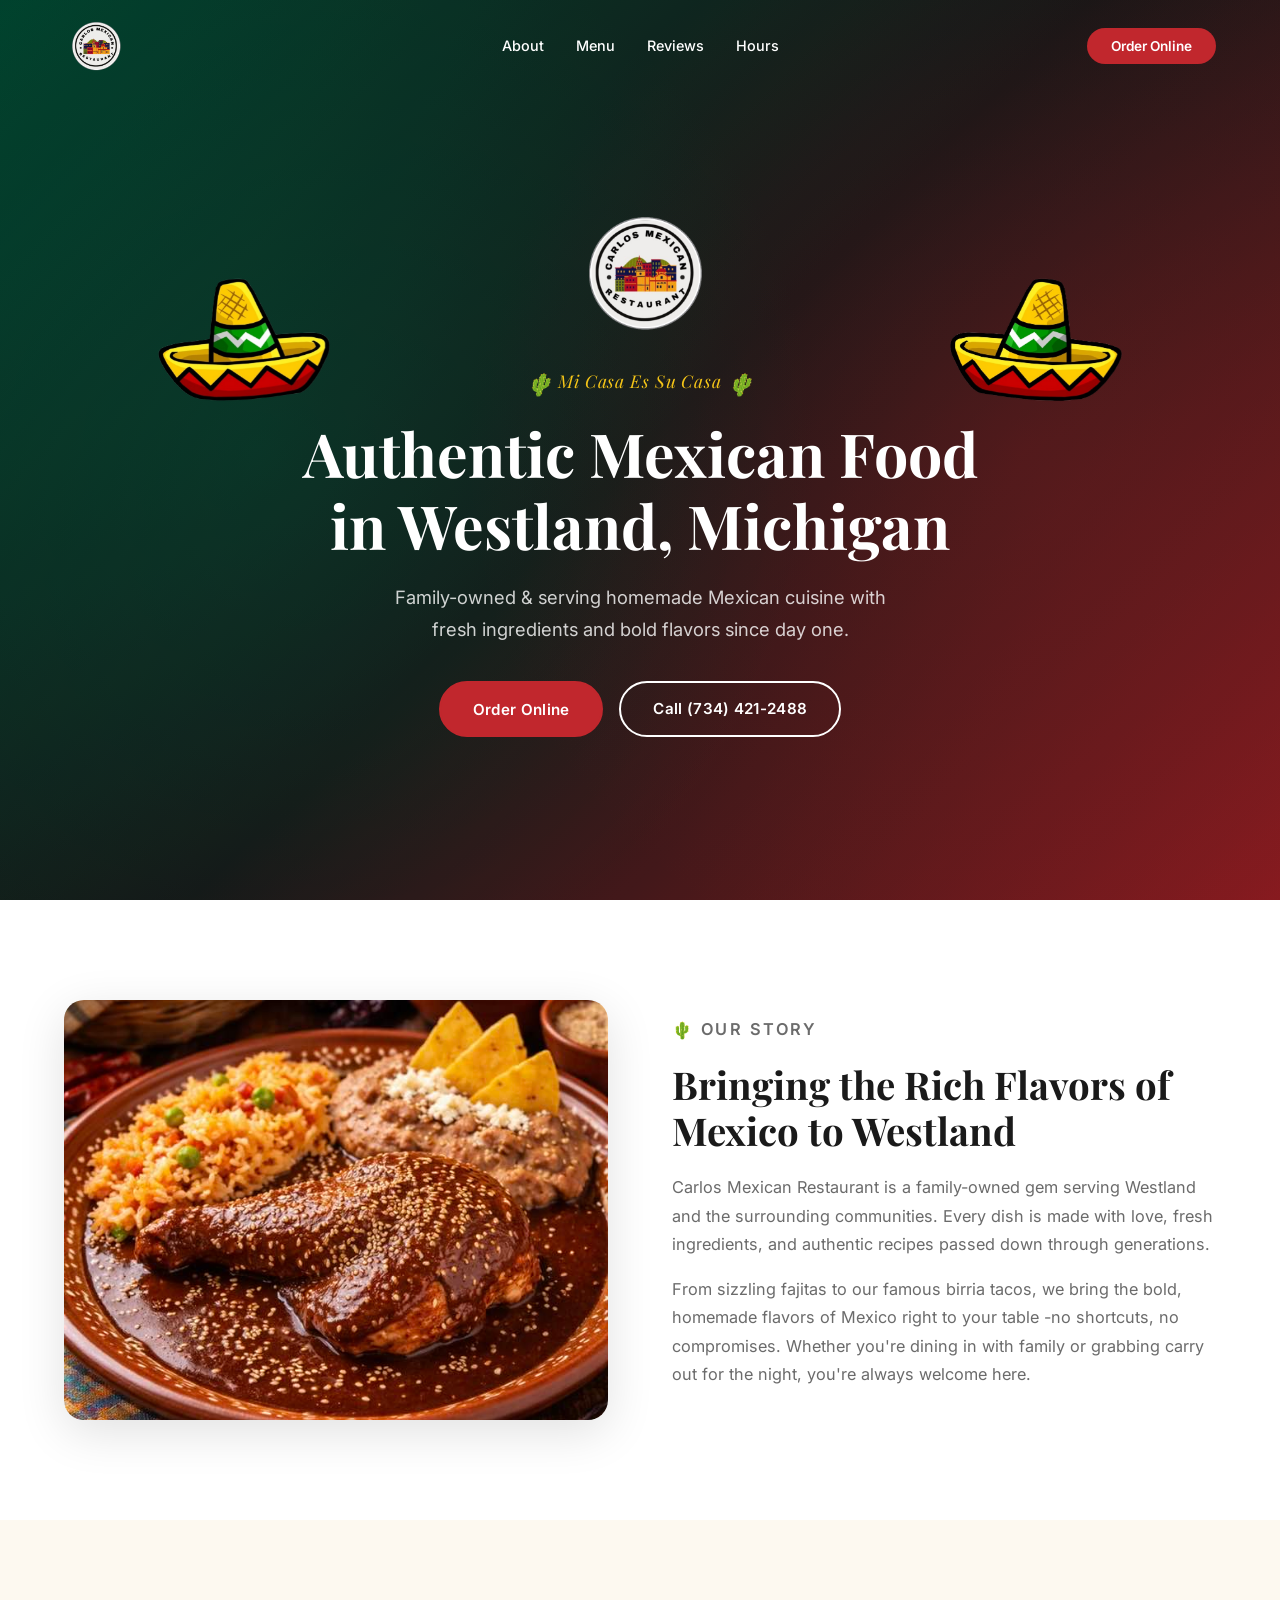
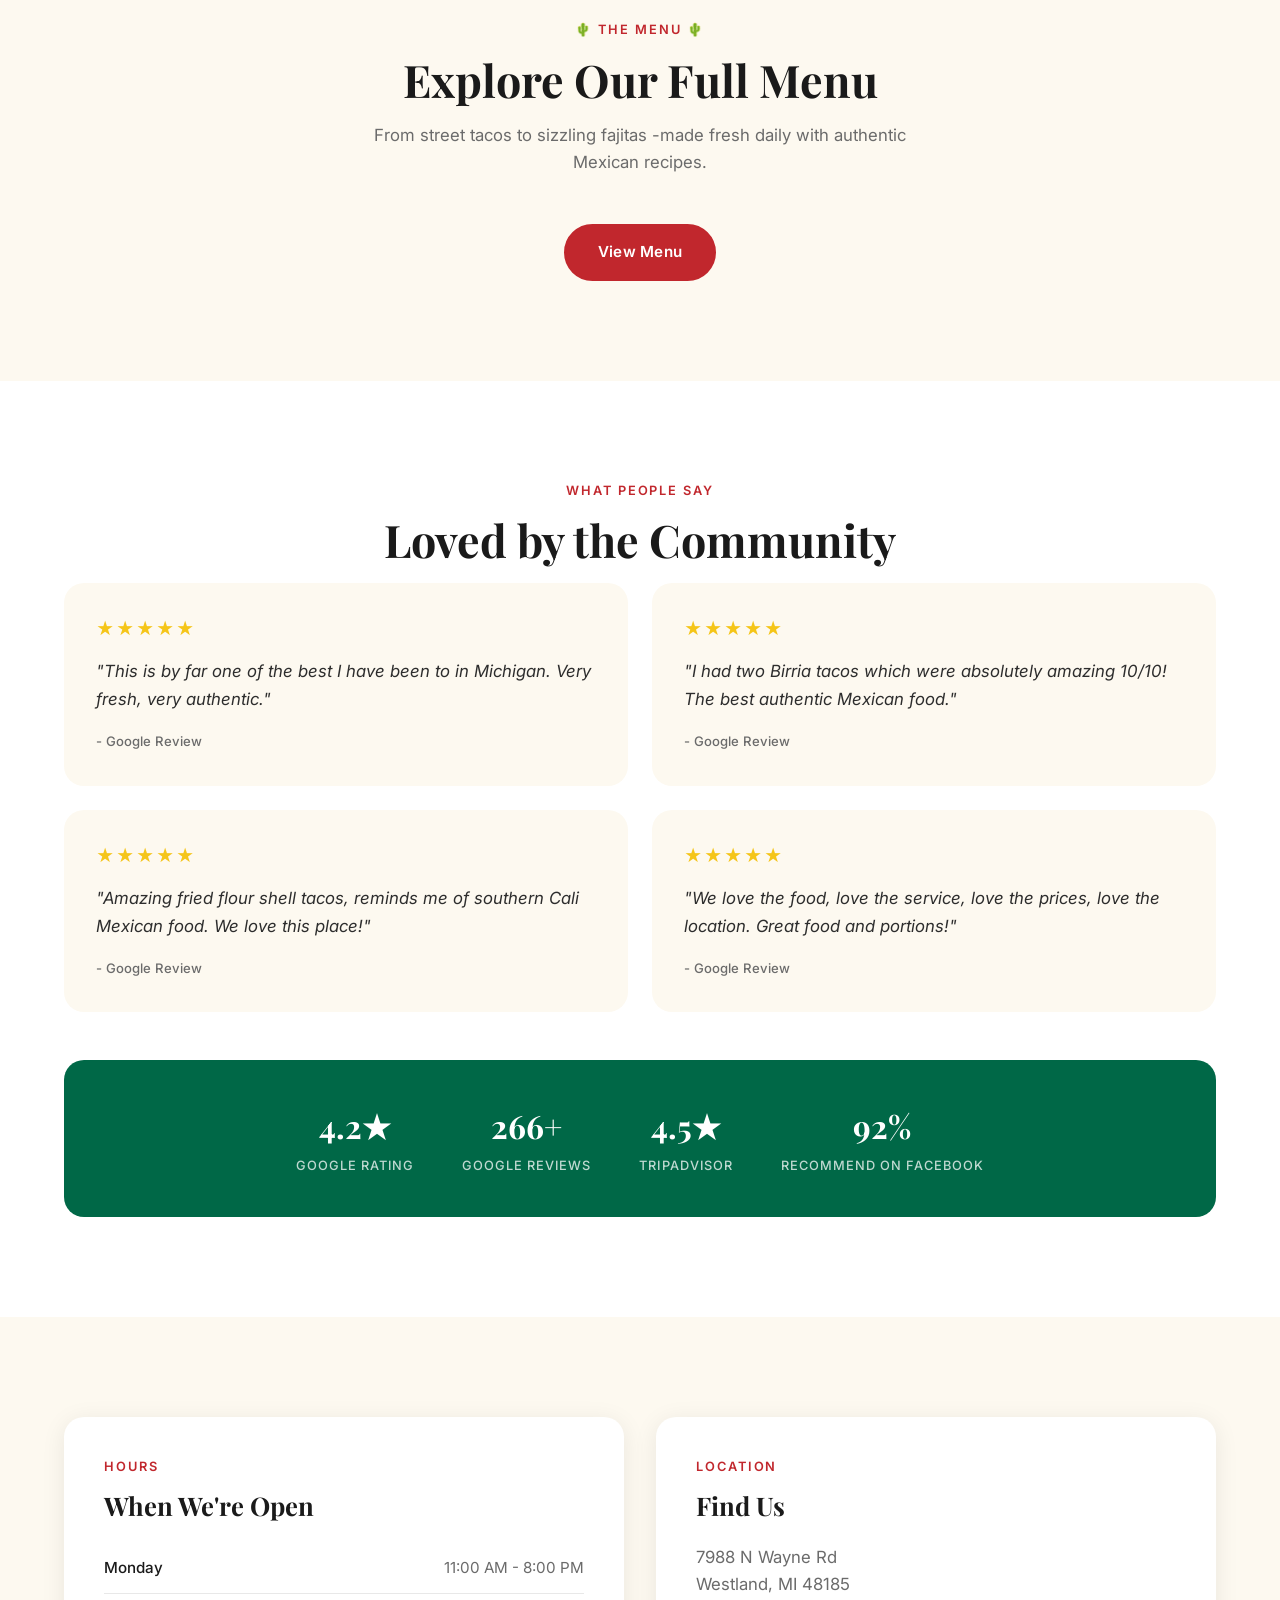
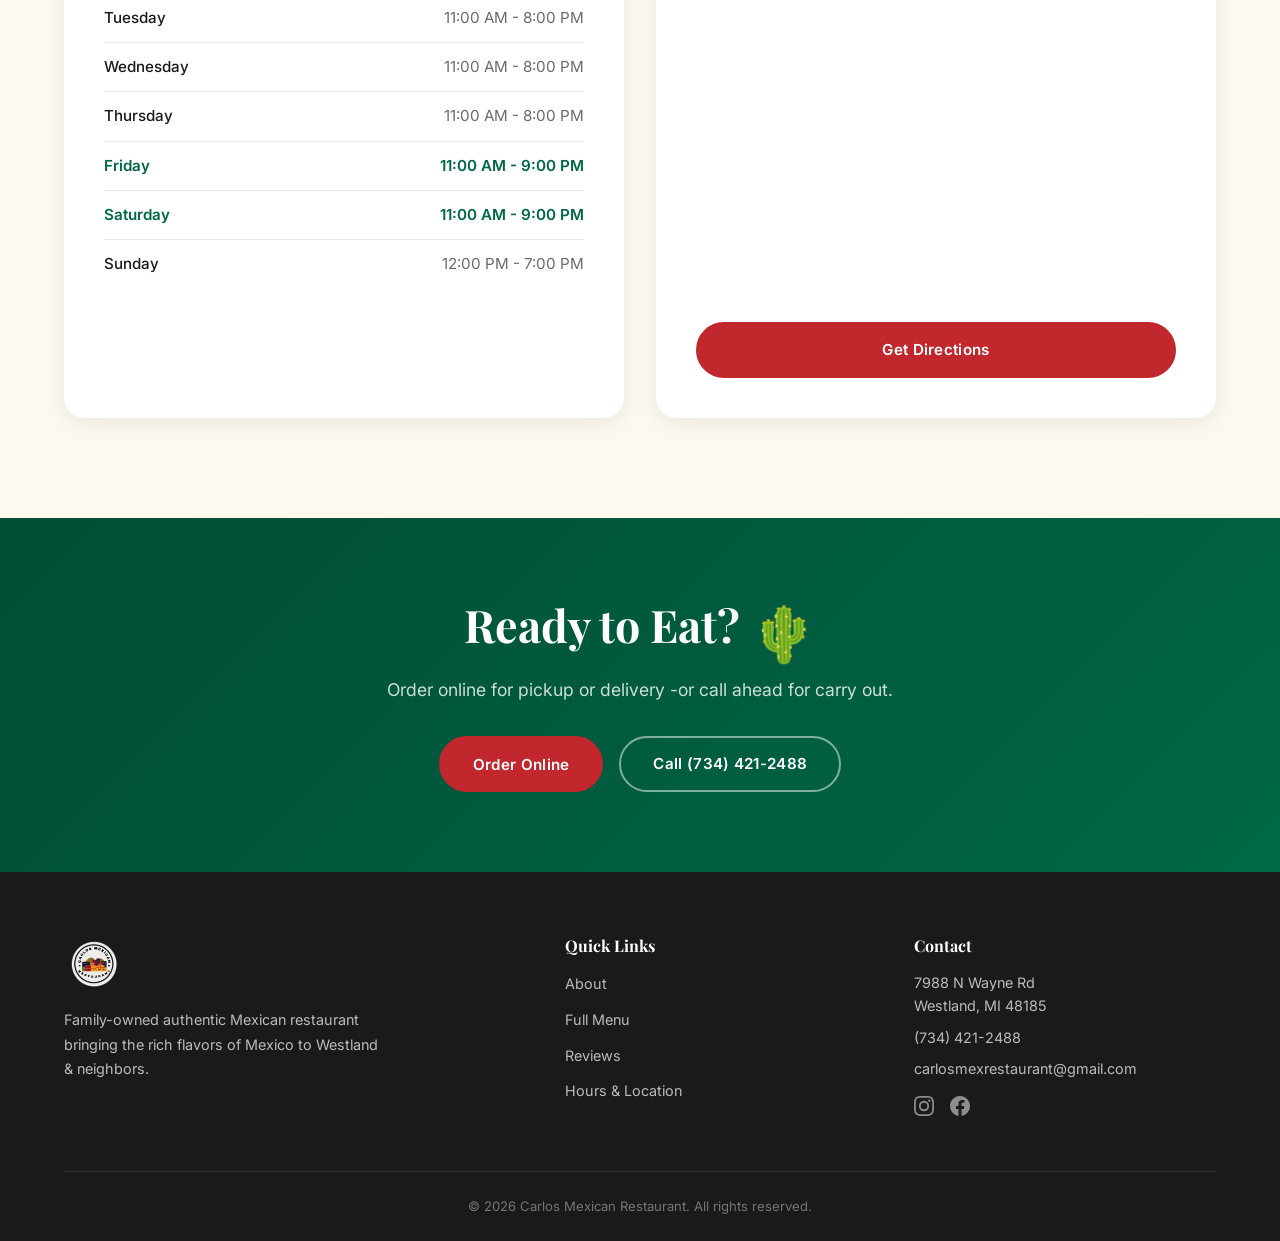
<file: index.html>
<!DOCTYPE html>
<html lang="en">
<head>
    <meta charset="UTF-8">
    <meta name="viewport" content="width=device-width, initial-scale=1.0">
    <title>Carlos Mexican Restaurant | Authentic Mexican Food in Westland, MI</title>
    <meta name="description" content="Family-owned authentic Mexican restaurant in Westland, Michigan. Fajitas, enchiladas, burritos, birria tacos & more. Dine-in, carry out & delivery. Mi Casa Es Su Casa.">
    <link rel="icon" type="image/png" href="carloslogo.png">
    <link rel="preconnect" href="https://fonts.googleapis.com">
    <link rel="preconnect" href="https://fonts.gstatic.com" crossorigin>
    <link href="https://fonts.googleapis.com/css2?family=Playfair+Display:wght@400;600;700&family=Inter:wght@300;400;500;600&display=swap" rel="stylesheet">
    <link rel="stylesheet" href="style.css">
</head>
<body>

    <!-- Navigation -->
    <nav class="navbar" id="navbar">
        <div class="nav-container">
            <a href="#" class="nav-logo">
                <img src="carloslogo.png" alt="Carlos Mexican Restaurant">
            </a>
            <ul class="nav-links" id="navLinks">
                <li><a href="#about">About</a></li>
                <li><a href="#menu">Menu</a></li>
                <li><a href="#reviews">Reviews</a></li>
                <li><a href="#hours">Hours</a></li>
                <li class="mobile-only"><a href="#" class="order-trigger" style="color: var(--gold) !important;">Order Online</a></li>
            </ul>
            <button class="nav-cta" id="orderBtn" aria-label="Order Online">Order Online</button>
            <button class="nav-toggle" id="navToggle" aria-label="Toggle menu">
                <span></span><span></span><span></span>
            </button>
        </div>
    </nav>

    <!-- Order Online Modal -->
    <div class="order-modal-overlay" id="orderModal">
        <div class="order-modal">
            <button class="order-modal-close" id="orderModalClose">&times;</button>
            <h3>Order Online</h3>
            <p>Choose your preferred delivery service</p>
            <div class="order-options">
                <a href="https://www.doordash.com/store/carlos-mexican-restaurant-westland-31438045/45072947/?srsltid=AfmBOoprQZ1CGnpImCywE-SLtYXzRSdsx65K721hXAoxtzl2ooPU5arY" target="_blank" class="order-option">
                    <span class="order-logo-circle"><img src="ddlogo.png" alt="DoorDash"></span>
                    <span>DoorDash</span>
                </a>
                <a href="https://www.ubereats.com/store/carlos-mexican-restaurant/4Zg2o0u0RTuNwbi4WszNiA/66211fd0-04a5-4841-9862-90cdd66149ef?srsltid=AfmBOoq2nN_bx95hc9d6abPH8BD2FUaLB3vBsPH1183KVScEcx9T07V2" target="_blank" class="order-option">
                    <span class="order-logo-circle"><img src="uelogo.png" alt="Uber Eats"></span>
                    <span>Uber Eats</span>
                </a>
                <a href="https://postmates.com/store/carlos-mexican-restaurant/4Zg2o0u0RTuNwbi4WszNiA" target="_blank" class="order-option">
                    <span class="order-logo-circle"><img src="pmlogo.png" alt="Postmates"></span>
                    <span>Postmates</span>
                </a>
            </div>
            <div class="order-divider"><span>or</span></div>
            <a href="tel:7344212488" class="btn btn-primary" style="width:100%;">Call (734) 421-2488</a>
        </div>
    </div>

    <!-- Hero Section -->
    <header class="hero">
        <div class="hero-overlay"></div>
        <!-- Sombreros that animate on scroll -->
        <img src="sombrero-left.png" alt="" class="sombrero sombrero-left" id="sombreroLeft">
        <img src="sombrero.png" alt="" class="sombrero sombrero-right" id="sombreroRight">
        <div class="hero-content">
            <img src="carloslogo.png" alt="Carlos Mexican Restaurant" class="hero-logo">
            <p class="hero-tagline">
                <span class="cactus-icon">&#127797;</span>
                Mi Casa Es Su Casa
                <span class="cactus-icon">&#127797;</span>
            </p>
            <h1>Authentic Mexican Food<br>in Westland, Michigan</h1>
            <p class="hero-sub">Family-owned & serving homemade Mexican cuisine with fresh ingredients and bold flavors since day one.</p>
            <div class="hero-buttons">
                <button class="btn btn-primary order-trigger">Order Online</button>
                <a href="tel:7344212488" class="btn btn-outline">Call (734) 421-2488</a>
            </div>
        </div>
    </header>

    <!-- About Section -->
    <section class="about" id="about">
        <div class="container">
            <div class="about-grid">
                <div class="about-image">
                    <div class="about-slideshow">
                        <img src="food1.jpg" alt="Authentic mole dish at Carlos Mexican Restaurant" class="about-slide active">
                        <img src="food2.jpg" alt="Chile relleno at Carlos Mexican Restaurant" class="about-slide">
                        <img src="food3.jpg" alt="Tacos at Carlos Mexican Restaurant" class="about-slide">
                    </div>
                </div>
                <div class="about-text">
                    <p class="section-label">
                        <span class="cactus-icon small">&#127797;</span> Our Story
                    </p>
                    <h2>Bringing the Rich Flavors of Mexico to Westland</h2>
                    <p>Carlos Mexican Restaurant is a family-owned gem serving Westland and the surrounding communities. Every dish is made with love, fresh ingredients, and authentic recipes passed down through generations.</p>
                    <p>From sizzling fajitas to our famous birria tacos, we bring the bold, homemade flavors of Mexico right to your table -no shortcuts, no compromises. Whether you're dining in with family or grabbing carry out for the night, you're always welcome here.</p>
                </div>
            </div>
        </div>
    </section>

    <!-- Menu CTA -->
    <section class="menu" id="menu">
        <div class="container" style="text-align: center;">
            <p class="section-label center">
                <span class="cactus-icon small">&#127797;</span> The Menu <span class="cactus-icon small">&#127797;</span>
            </p>
            <h2 class="section-title">Explore Our Full Menu</h2>
            <p class="section-desc">From street tacos to sizzling fajitas -made fresh daily with authentic Mexican recipes.</p>
            <a href="menu.html" class="btn btn-primary">View Menu</a>
        </div>
    </section>

    <!-- Reviews Section -->
    <section class="reviews" id="reviews">
        <div class="container">
            <p class="section-label center">What People Say</p>
            <h2 class="section-title">Loved by the Community</h2>

            <div class="reviews-grid">
                <div class="review-card">
                    <div class="review-stars">&#9733;&#9733;&#9733;&#9733;&#9733;</div>
                    <p>"This is by far one of the best I have been to in Michigan. Very fresh, very authentic."</p>
                    <span class="review-source">- Google Review</span>
                </div>
                <div class="review-card">
                    <div class="review-stars">&#9733;&#9733;&#9733;&#9733;&#9733;</div>
                    <p>"I had two Birria tacos which were absolutely amazing 10/10! The best authentic Mexican food."</p>
                    <span class="review-source">- Google Review</span>
                </div>
                <div class="review-card">
                    <div class="review-stars">&#9733;&#9733;&#9733;&#9733;&#9733;</div>
                    <p>"Amazing fried flour shell tacos, reminds me of southern Cali Mexican food. We love this place!"</p>
                    <span class="review-source">- Google Review</span>
                </div>
                <div class="review-card">
                    <div class="review-stars">&#9733;&#9733;&#9733;&#9733;&#9733;</div>
                    <p>"We love the food, love the service, love the prices, love the location. Great food and portions!"</p>
                    <span class="review-source">- Google Review</span>
                </div>
            </div>

            <div class="review-summary">
                <div class="review-stat">
                    <span class="stat-number">4.2&#9733;</span>
                    <span class="stat-label">Google Rating</span>
                </div>
                <div class="review-stat">
                    <span class="stat-number">266+</span>
                    <span class="stat-label">Google Reviews</span>
                </div>
                <div class="review-stat">
                    <span class="stat-number">4.5&#9733;</span>
                    <span class="stat-label">TripAdvisor</span>
                </div>
                <div class="review-stat">
                    <span class="stat-number">92%</span>
                    <span class="stat-label">Recommend on Facebook</span>
                </div>
            </div>
        </div>
    </section>

    <!-- Hours & Location -->
    <section class="hours-location" id="hours">
        <div class="container">
            <div class="hl-grid">
                <div class="hours-card">
                    <p class="section-label">Hours</p>
                    <h2>When We're Open</h2>
                    <table class="hours-table">
                        <tr><td>Monday</td><td>11:00 AM - 8:00 PM</td></tr>
                        <tr><td>Tuesday</td><td>11:00 AM - 8:00 PM</td></tr>
                        <tr><td>Wednesday</td><td>11:00 AM - 8:00 PM</td></tr>
                        <tr><td>Thursday</td><td>11:00 AM - 8:00 PM</td></tr>
                        <tr class="highlight-row"><td>Friday</td><td>11:00 AM - 9:00 PM</td></tr>
                        <tr class="highlight-row"><td>Saturday</td><td>11:00 AM - 9:00 PM</td></tr>
                        <tr><td>Sunday</td><td>12:00 PM - 7:00 PM</td></tr>
                    </table>
                </div>
                <div class="map-card">
                    <p class="section-label">Location</p>
                    <h2>Find Us</h2>
                    <p class="address">7988 N Wayne Rd<br>Westland, MI 48185</p>
                    <div class="map-embed">
                        <iframe
                            src="https://www.google.com/maps/embed?pb=!1m18!1m12!1m3!1d2951.5!2d-83.3901!3d42.3375!2m3!1f0!2f0!3f0!3m2!1i1024!2i768!4f13.1!3m3!1m2!1s0x883b4a0e1c1b1b1b%3A0x1234567890abcdef!2s7988+N+Wayne+Rd%2C+Westland%2C+MI+48185!5e0!3m2!1sen!2sus!4v1"
                            width="100%" height="280" style="border:0; border-radius: 12px;" allowfullscreen="" loading="lazy"
                            referrerpolicy="no-referrer-when-downgrade" title="Carlos Mexican Restaurant location">
                        </iframe>
                    </div>
                    <a href="https://www.google.com/maps/dir//7988+N+Wayne+Rd,+Westland,+MI+48185" target="_blank" class="btn btn-primary" style="margin-top: 1rem; width: 100%;">Get Directions</a>
                </div>
            </div>
        </div>
    </section>

    <!-- Order CTA Banner -->
    <section class="cta-banner">
        <div class="container">
            <h2>Ready to Eat? <span class="cactus-icon">&#127797;</span></h2>
            <p>Order online for pickup or delivery -or call ahead for carry out.</p>
            <div class="hero-buttons">
                <button class="btn btn-primary order-trigger">Order Online</button>
                <a href="tel:7344212488" class="btn btn-outline-light">Call (734) 421-2488</a>
            </div>
        </div>
    </section>

    <!-- Footer -->
    <footer class="footer">
        <div class="container">
            <div class="footer-grid">
                <div class="footer-brand">
                    <img src="carloslogo.png" alt="Carlos Mexican Restaurant" class="footer-logo">
                    <p>Family-owned authentic Mexican restaurant bringing the rich flavors of Mexico to Westland & neighbors.</p>
                </div>
                <div class="footer-links">
                    <h4>Quick Links</h4>
                    <ul>
                        <li><a href="#about">About</a></li>
                        <li><a href="menu.html">Full Menu</a></li>
                        <li><a href="#reviews">Reviews</a></li>
                        <li><a href="#hours">Hours & Location</a></li>
                    </ul>
                </div>
                <div class="footer-contact">
                    <h4>Contact</h4>
                    <p>7988 N Wayne Rd<br>Westland, MI 48185</p>
                    <p><a href="tel:7344212488">(734) 421-2488</a></p>
                    <p><a href="mailto:carlosmexrestaurant@gmail.com">carlosmexrestaurant@gmail.com</a></p>
                    <div class="footer-social">
                        <a href="https://www.instagram.com/carlosmexrestaurant/" target="_blank" aria-label="Instagram">
                            <svg width="20" height="20" viewBox="0 0 24 24" fill="currentColor"><path d="M12 2.163c3.204 0 3.584.012 4.85.07 3.252.148 4.771 1.691 4.919 4.919.058 1.265.069 1.645.069 4.849 0 3.205-.012 3.584-.069 4.849-.149 3.225-1.664 4.771-4.919 4.919-1.266.058-1.644.07-4.85.07-3.204 0-3.584-.012-4.849-.07-3.26-.149-4.771-1.699-4.919-4.92-.058-1.265-.07-1.644-.07-4.849 0-3.204.013-3.583.07-4.849.149-3.227 1.664-4.771 4.919-4.919 1.266-.057 1.645-.069 4.849-.069zM12 0C8.741 0 8.333.014 7.053.072 2.695.272.273 2.69.073 7.052.014 8.333 0 8.741 0 12c0 3.259.014 3.668.072 4.948.2 4.358 2.618 6.78 6.98 6.98C8.333 23.986 8.741 24 12 24c3.259 0 3.668-.014 4.948-.072 4.354-.2 6.782-2.618 6.979-6.98.059-1.28.073-1.689.073-4.948 0-3.259-.014-3.667-.072-4.947-.196-4.354-2.617-6.78-6.979-6.98C15.668.014 15.259 0 12 0zm0 5.838a6.162 6.162 0 100 12.324 6.162 6.162 0 000-12.324zM12 16a4 4 0 110-8 4 4 0 010 8zm6.406-11.845a1.44 1.44 0 100 2.881 1.44 1.44 0 000-2.881z"/></svg>
                        </a>
                        <a href="https://www.facebook.com/carlosmexrestaurant/" target="_blank" aria-label="Facebook">
                            <svg width="20" height="20" viewBox="0 0 24 24" fill="currentColor"><path d="M24 12.073c0-6.627-5.373-12-12-12s-12 5.373-12 12c0 5.99 4.388 10.954 10.125 11.854v-8.385H7.078v-3.47h3.047V9.43c0-3.007 1.792-4.669 4.533-4.669 1.312 0 2.686.235 2.686.235v2.953H15.83c-1.491 0-1.956.925-1.956 1.874v2.25h3.328l-.532 3.47h-2.796v8.385C19.612 23.027 24 18.062 24 12.073z"/></svg>
                        </a>
                    </div>
                </div>
            </div>
            <div class="footer-bottom">
                <p>&copy; 2026 Carlos Mexican Restaurant. All rights reserved.</p>
            </div>
        </div>
    </footer>

    <script>
        // Navbar scroll effect
        const navbar = document.getElementById('navbar');
        window.addEventListener('scroll', () => {
            navbar.classList.toggle('scrolled', window.scrollY > 50);
        });

        // Mobile menu toggle
        const navToggle = document.getElementById('navToggle');
        const navLinks = document.getElementById('navLinks');
        navToggle.addEventListener('click', () => {
            navLinks.classList.toggle('active');
            navToggle.classList.toggle('active');
            navbar.classList.toggle('menu-open');
        });

        // Close mobile menu on link click
        navLinks.querySelectorAll('a').forEach(link => {
            link.addEventListener('click', () => {
                navLinks.classList.remove('active');
                navToggle.classList.remove('active');
                navbar.classList.remove('menu-open');
            });
        });

        // Smooth scroll
        document.querySelectorAll('a[href^="#"]').forEach(anchor => {
            anchor.addEventListener('click', function(e) {
                e.preventDefault();
                const target = document.querySelector(this.getAttribute('href'));
                if (target) {
                    const offset = navbar.offsetHeight + 20;
                    window.scrollTo({
                        top: target.offsetTop - offset,
                        behavior: 'smooth'
                    });
                }
            });
        });

        // Order modal
        const orderModal = document.getElementById('orderModal');
        const orderModalClose = document.getElementById('orderModalClose');
        document.querySelectorAll('.order-trigger, #orderBtn').forEach(btn => {
            btn.addEventListener('click', () => {
                orderModal.classList.add('active');
                document.body.style.overflow = 'hidden';
            });
        });
        function closeOrderModal() {
            orderModal.classList.remove('active');
            document.body.style.overflow = '';
        }
        orderModalClose.addEventListener('click', closeOrderModal);
        orderModal.addEventListener('click', (e) => {
            if (e.target === orderModal) closeOrderModal();
        });

        // Sombrero scroll animation
        const sombreroLeft = document.getElementById('sombreroLeft');
        const sombreroRight = document.getElementById('sombreroRight');
        window.addEventListener('scroll', () => {
            const scrollY = window.scrollY;
            const moveAmount = Math.min(scrollY * 1.8, 600);
            const rotate = Math.min(scrollY * 0.15, 45);
            const opacity = Math.max(1 - scrollY / 400, 0);
            sombreroLeft.style.transform = `translateX(-${moveAmount}px) rotate(-${rotate}deg)`;
            sombreroLeft.style.opacity = opacity;
            sombreroRight.style.transform = `translateX(${moveAmount}px) rotate(${rotate}deg)`;
            sombreroRight.style.opacity = opacity;
        });

        // About slideshow
        const aboutSlides = document.querySelectorAll('.about-slide');
        let aboutIndex = 0;
        setInterval(() => {
            aboutSlides[aboutIndex].classList.remove('active');
            aboutIndex = (aboutIndex + 1) % aboutSlides.length;
            aboutSlides[aboutIndex].classList.add('active');
        }, 4000);
    </script>

</body>
</html>
</file>
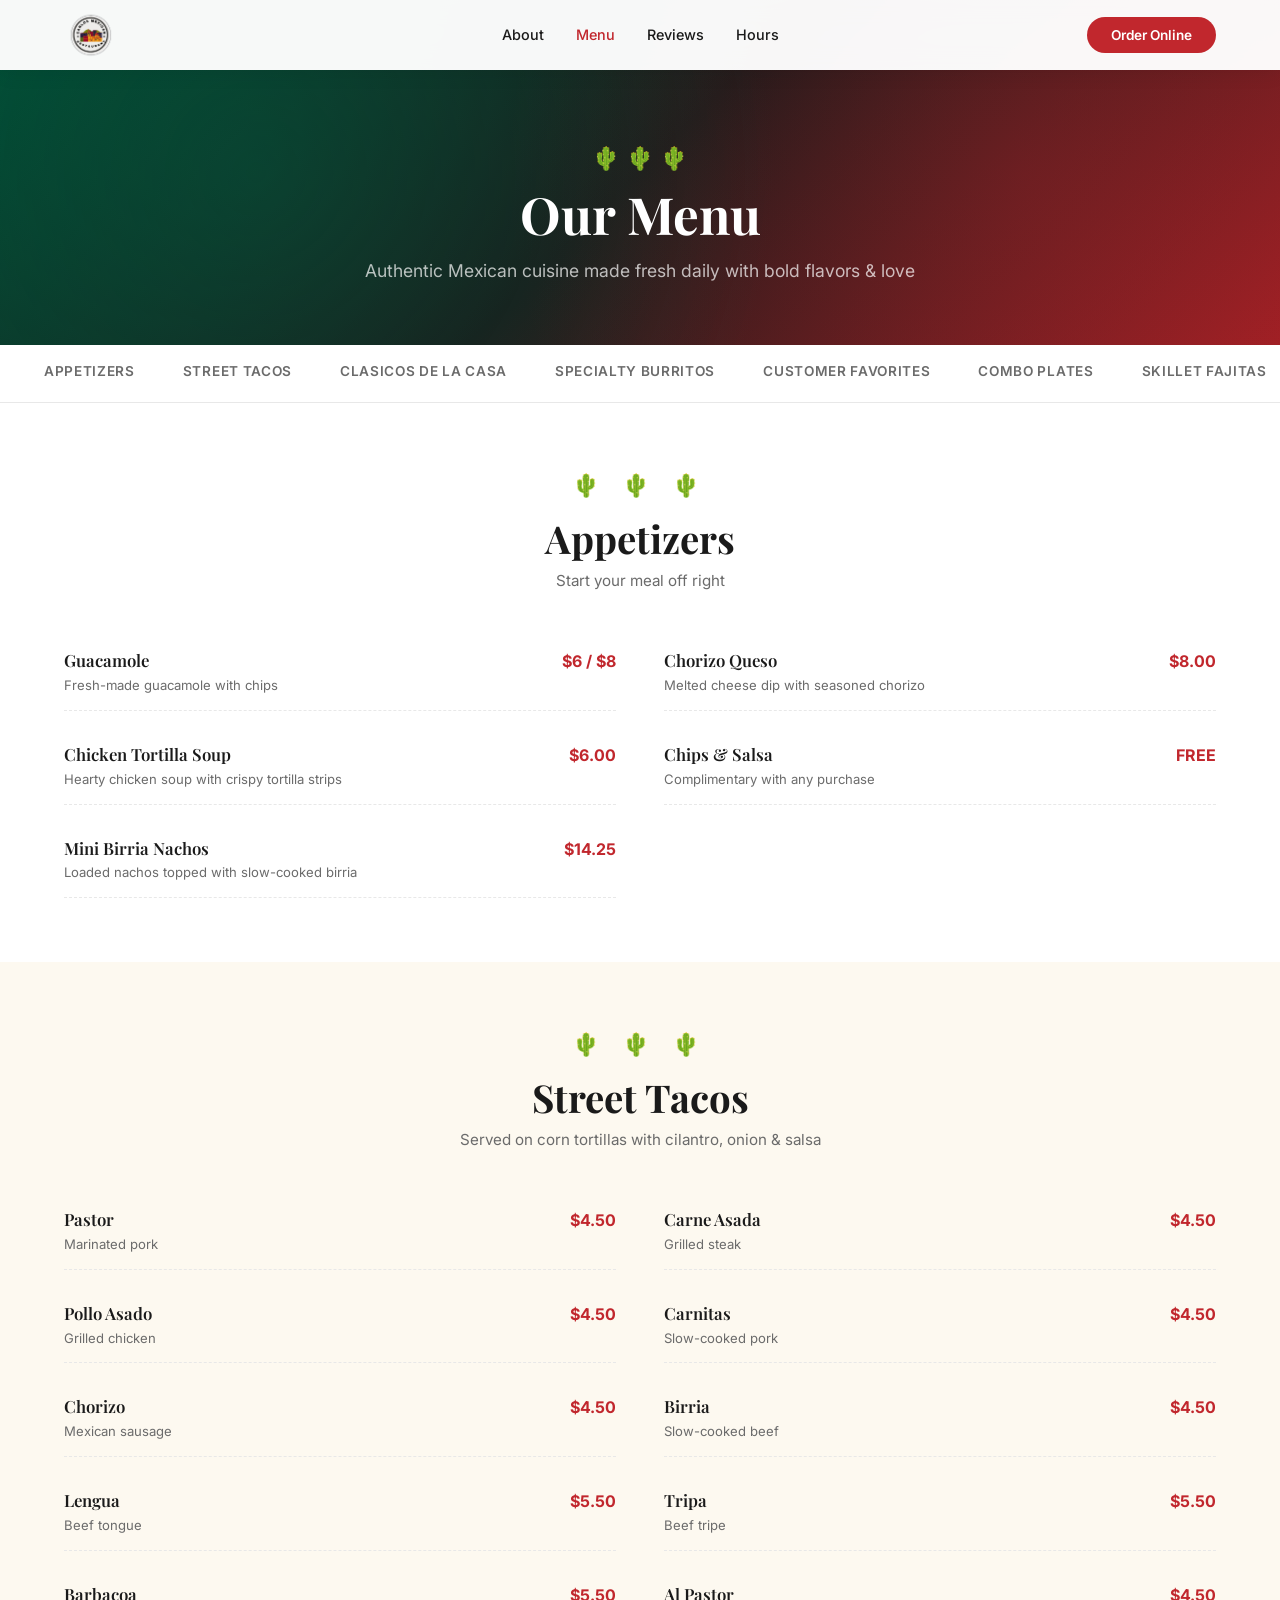
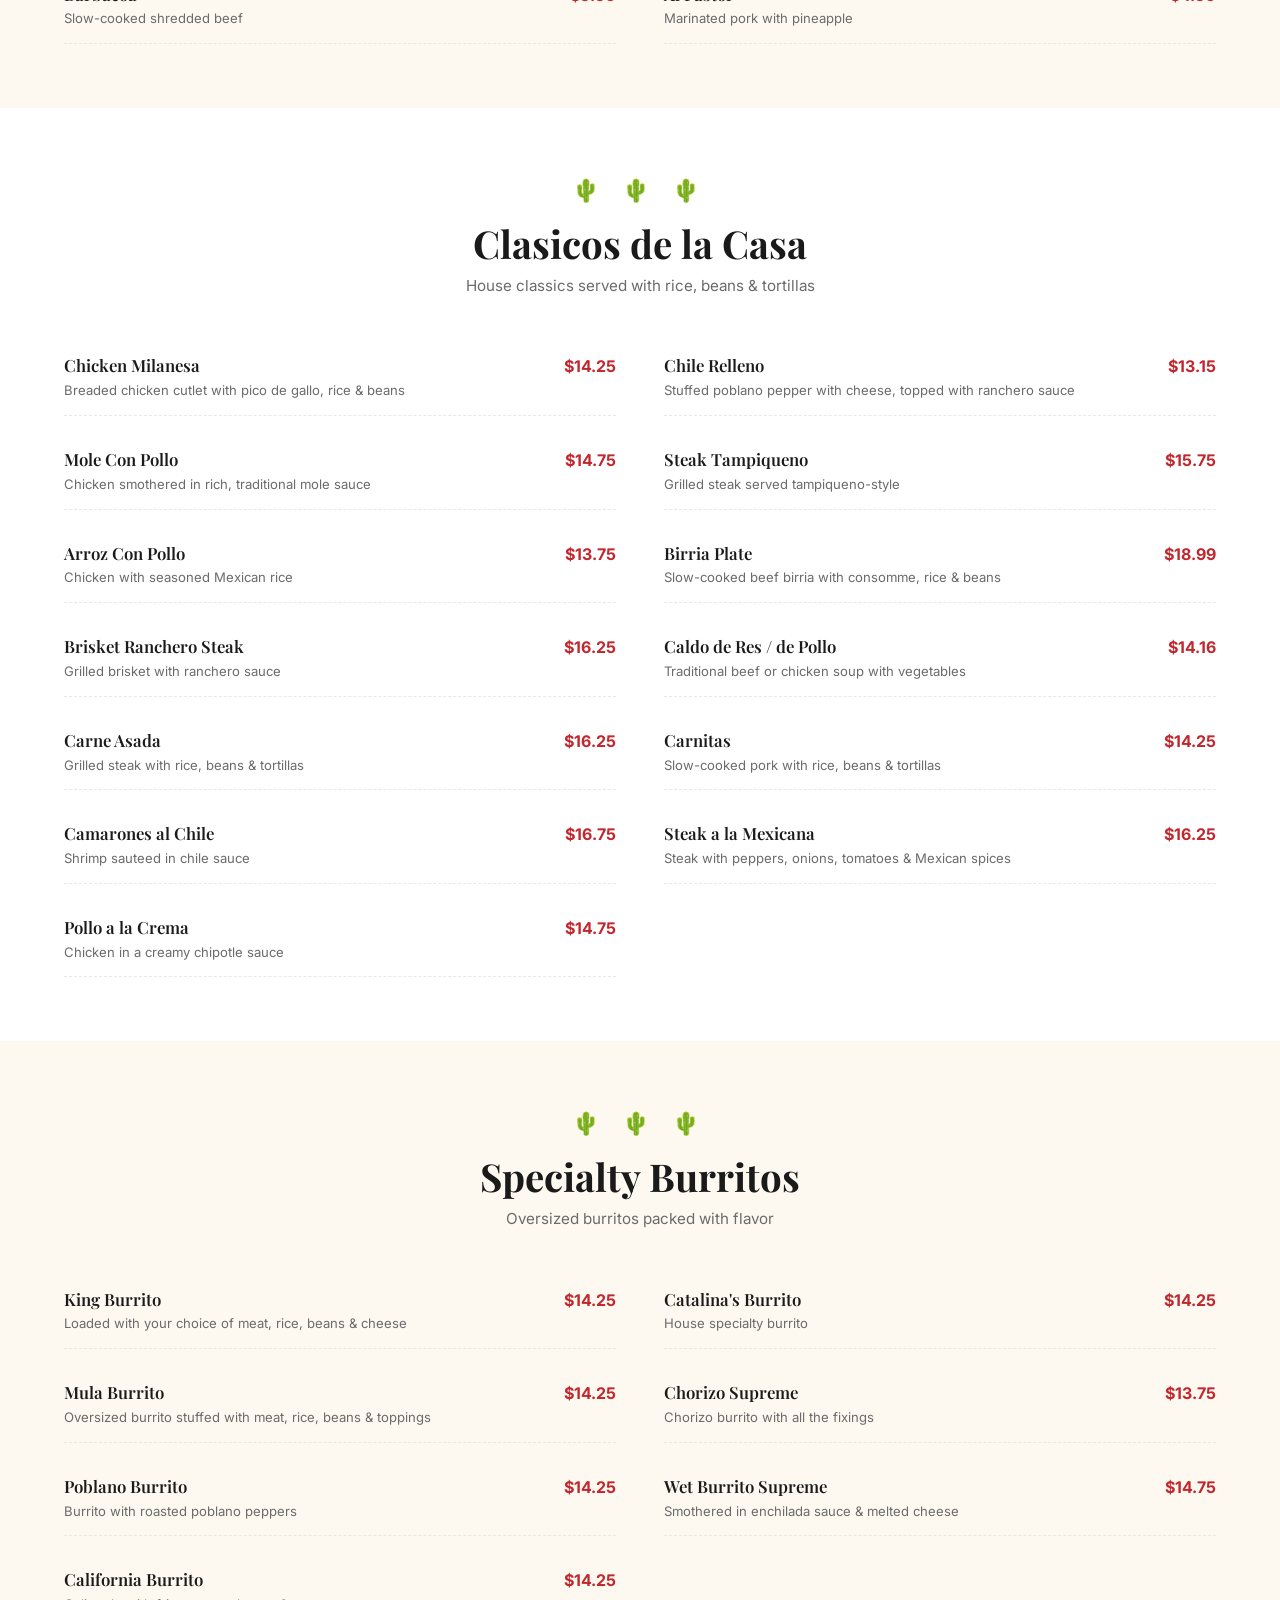
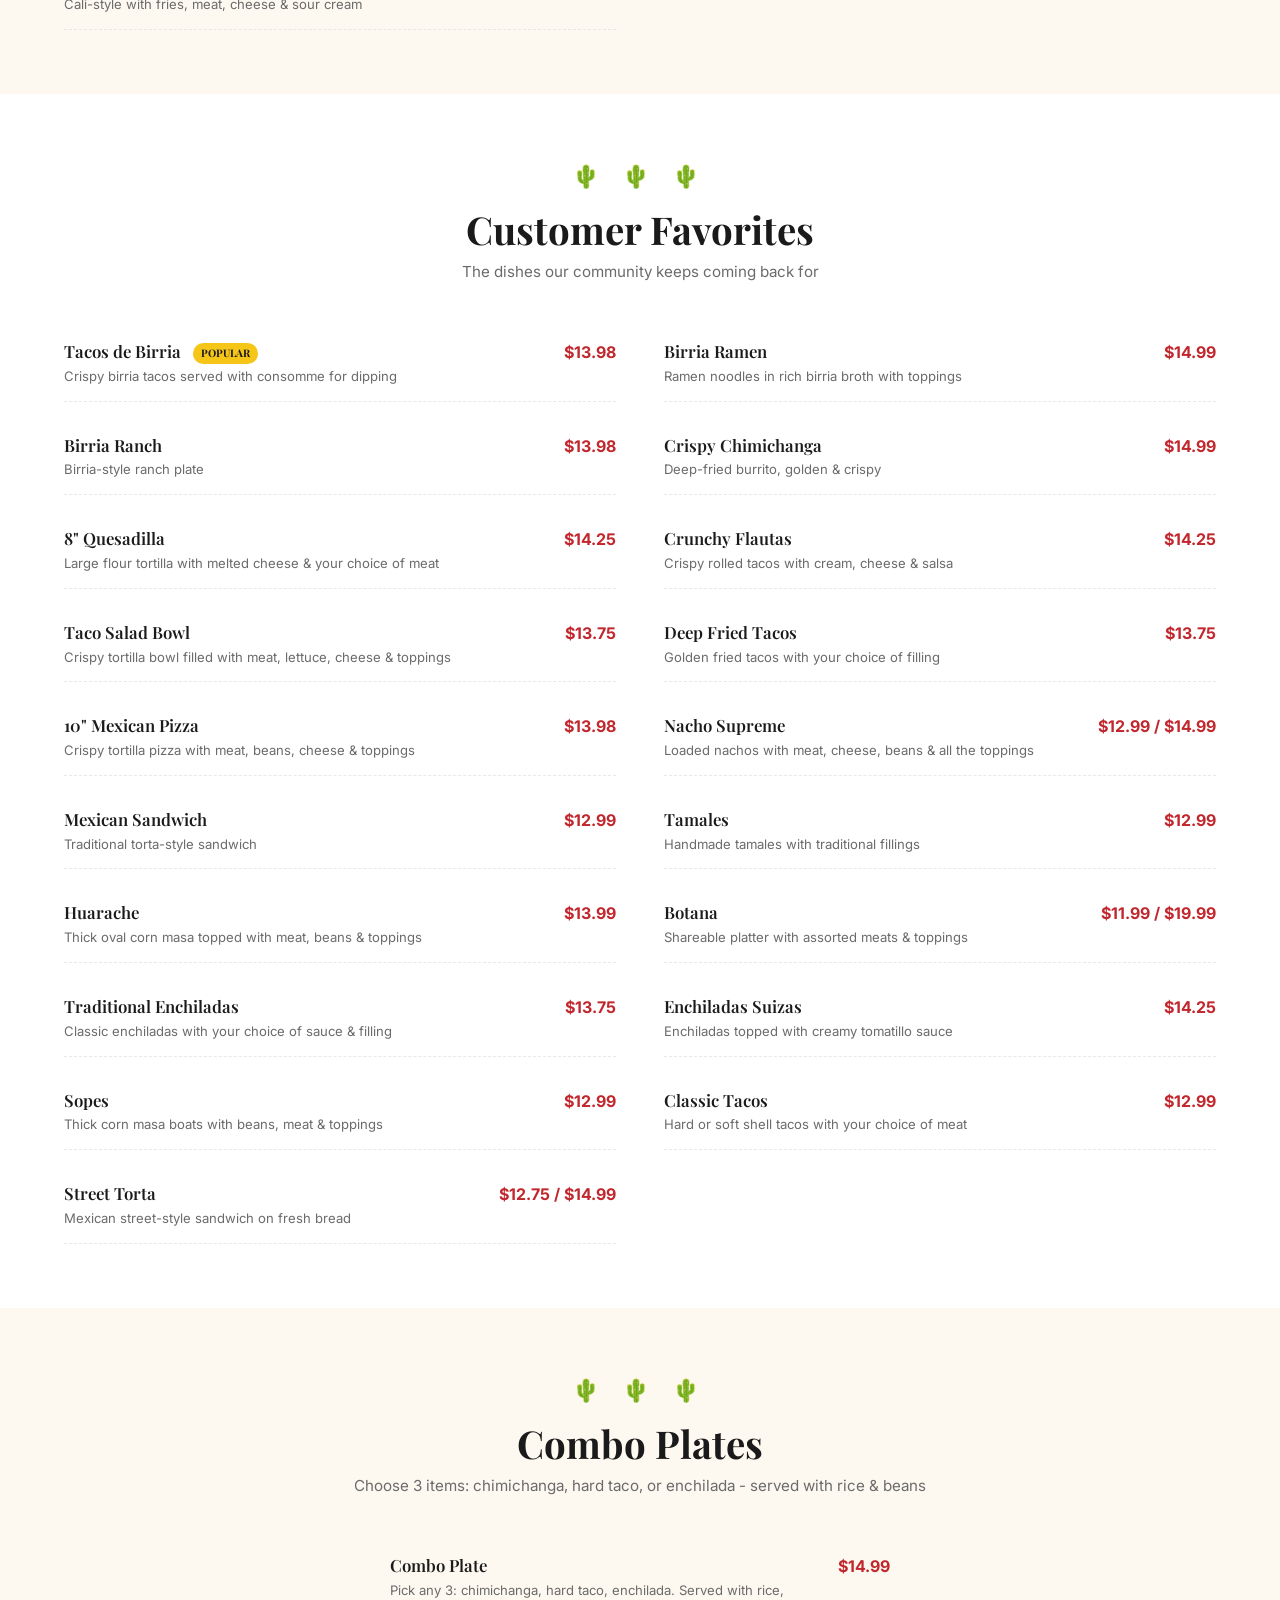
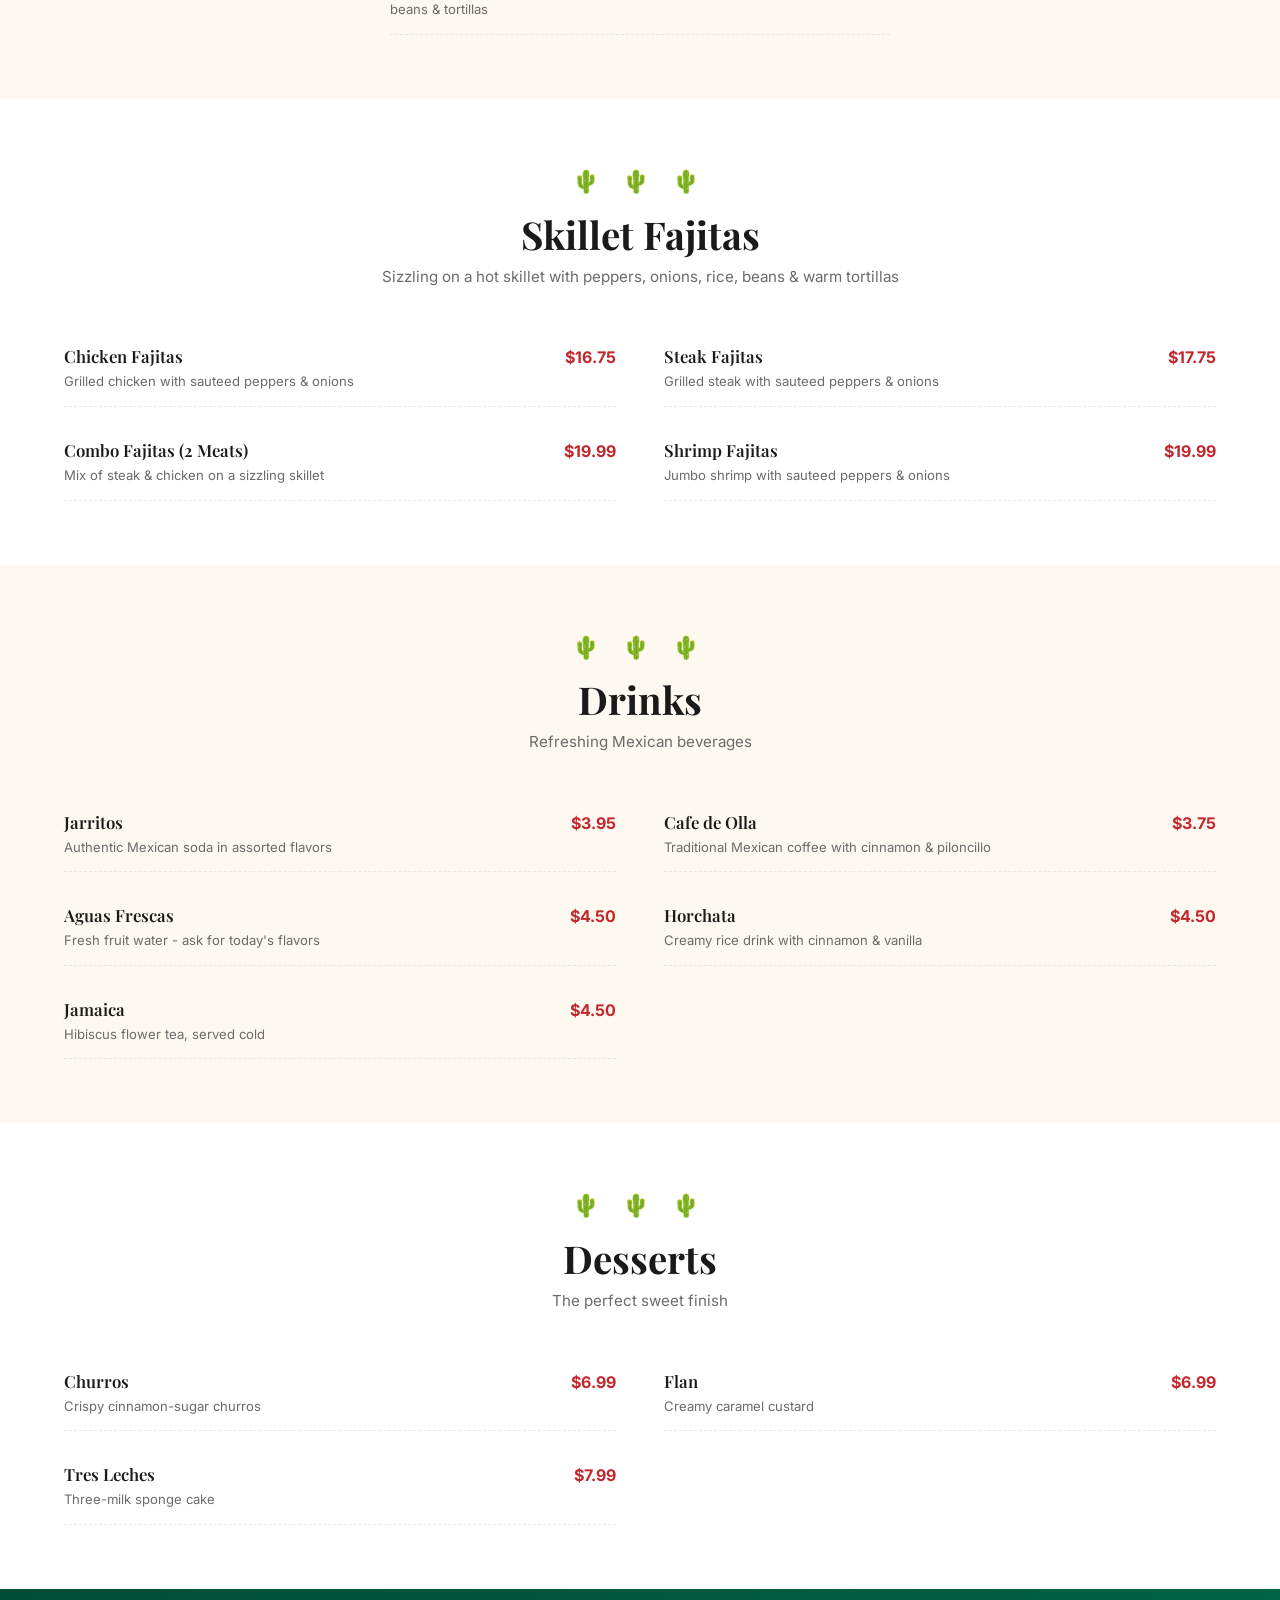
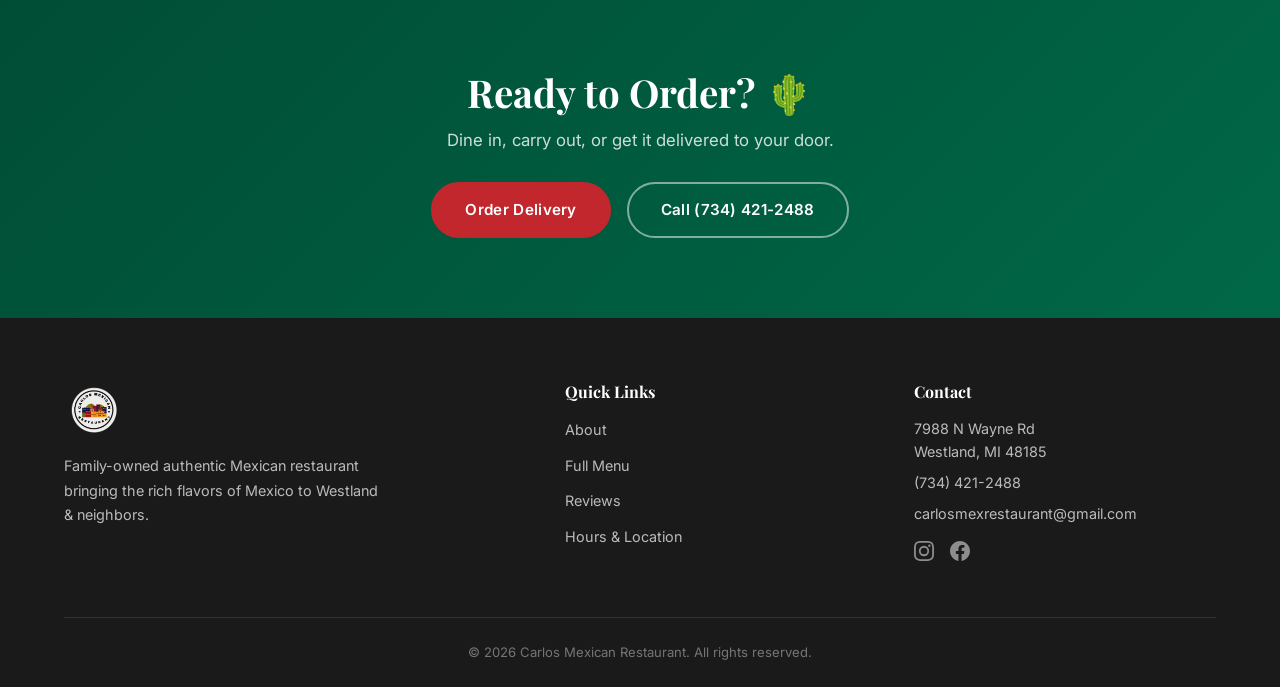
<file: menu.html>
<!DOCTYPE html>
<html lang="en">
<head>
    <meta charset="UTF-8">
    <meta name="viewport" content="width=device-width, initial-scale=1.0">
    <title>Menu | Carlos Mexican Restaurant - Westland, MI</title>
    <meta name="description" content="Full menu for Carlos Mexican Restaurant in Westland, MI. Street tacos, birria, fajitas, burritos, enchiladas & more. Dine-in, carry out & delivery.">
    <link rel="icon" type="image/png" href="carloslogo.png">
    <link rel="preconnect" href="https://fonts.googleapis.com">
    <link rel="preconnect" href="https://fonts.gstatic.com" crossorigin>
    <link href="https://fonts.googleapis.com/css2?family=Playfair+Display:wght@400;600;700&family=Inter:wght@300;400;500;600&display=swap" rel="stylesheet">
    <link rel="stylesheet" href="style.css">
    <style>
        /* ===== MENU PAGE STYLES ===== */
        .menu-page-hero {
            background: linear-gradient(135deg, var(--green-dark) 0%, var(--dark) 50%, var(--red-dark) 100%);
            padding: 140px 24px 60px;
            text-align: center;
            position: relative;
        }

        .menu-page-hero::before {
            content: '';
            position: absolute;
            inset: 0;
            background:
                radial-gradient(circle at 20% 50%, rgba(0,104,71,0.3) 0%, transparent 50%),
                radial-gradient(circle at 80% 50%, rgba(193,39,45,0.2) 0%, transparent 50%);
        }

        .menu-page-hero .hero-inner {
            position: relative;
            z-index: 2;
        }

        .menu-page-hero h1 {
            font-size: clamp(2.2rem, 5vw, 3.2rem);
            color: var(--white);
            margin-bottom: 12px;
        }

        .menu-page-hero p {
            color: rgba(255,255,255,0.7);
            font-size: 1.1rem;
        }

        .menu-nav {
            background: var(--white);
            border-bottom: 1px solid var(--gray-light);
            position: sticky;
            top: 68px;
            z-index: 100;
            overflow-x: auto;
            -webkit-overflow-scrolling: touch;
        }

        .menu-nav-inner {
            max-width: 1200px;
            margin: 0 auto;
            padding: 0 24px;
            display: flex;
            gap: 8px;
            min-width: max-content;
        }

        .menu-nav a {
            padding: 16px 20px;
            font-size: 0.85rem;
            font-weight: 600;
            color: var(--gray);
            white-space: nowrap;
            transition: all var(--transition);
            border-bottom: 3px solid transparent;
            text-transform: uppercase;
            letter-spacing: 0.05em;
        }

        .menu-nav a:hover,
        .menu-nav a.active {
            color: var(--red);
            border-bottom-color: var(--red);
        }

        .menu-section {
            padding: 64px 0;
        }

        .menu-section:nth-child(even) {
            background: var(--cream);
        }

        .menu-section:nth-child(odd) {
            background: var(--white);
        }

        .menu-section-header {
            text-align: center;
            margin-bottom: 12px;
        }

        .menu-section-header h2 {
            font-size: clamp(1.8rem, 3vw, 2.4rem);
            color: var(--dark);
            margin-bottom: 8px;
        }

        .menu-section-header p {
            color: var(--gray);
            font-size: 0.95rem;
            max-width: 600px;
            margin: 0 auto;
        }

        .menu-section-header .cactus-divider {
            color: var(--green);
            font-size: 1.4rem;
            margin-bottom: 12px;
            letter-spacing: 8px;
        }

        .menu-items {
            display: grid;
            grid-template-columns: repeat(2, 1fr);
            gap: 16px 48px;
            margin-top: 40px;
        }

        .menu-item {
            display: flex;
            justify-content: space-between;
            align-items: baseline;
            padding: 14px 0;
            border-bottom: 1px dashed var(--gray-light);
        }

        .menu-item-info {
            flex: 1;
            padding-right: 16px;
        }

        .menu-item-name {
            font-family: 'Playfair Display', serif;
            font-size: 1.05rem;
            font-weight: 600;
            color: var(--dark);
            margin-bottom: 2px;
        }

        .menu-item-desc {
            font-size: 0.82rem;
            color: var(--gray);
            line-height: 1.5;
        }

        .menu-item-price {
            font-weight: 700;
            color: var(--red);
            font-size: 1rem;
            white-space: nowrap;
        }

        .menu-item-badge {
            display: inline-block;
            background: var(--gold);
            color: var(--dark);
            font-size: 0.65rem;
            font-weight: 700;
            padding: 2px 8px;
            border-radius: 50px;
            text-transform: uppercase;
            margin-left: 8px;
            vertical-align: middle;
        }

        .menu-bottom-cta {
            padding: 80px 0;
            background: linear-gradient(135deg, var(--green-dark), var(--green));
            text-align: center;
        }

        .menu-bottom-cta h2 {
            font-size: clamp(1.8rem, 3.5vw, 2.4rem);
            color: var(--white);
            margin-bottom: 12px;
        }

        .menu-bottom-cta p {
            color: rgba(255,255,255,0.8);
            margin-bottom: 28px;
            font-size: 1.05rem;
        }

        .menu-bottom-cta .hero-buttons {
            display: flex;
            gap: 16px;
            justify-content: center;
            flex-wrap: wrap;
        }

        @media (max-width: 768px) {
            .menu-items {
                grid-template-columns: 1fr;
                gap: 4px;
            }

            .menu-nav a {
                padding: 14px 16px;
                font-size: 0.78rem;
            }
        }

        @media (max-width: 600px) {
            .menu-section {
                padding: 48px 0;
            }
        }
    </style>
</head>
<body>

    <!-- Navigation -->
    <nav class="navbar scrolled" id="navbar">
        <div class="nav-container">
            <a href="index.html" class="nav-logo">
                <img src="carloslogo.png" alt="Carlos Mexican Restaurant">
            </a>
            <ul class="nav-links" id="navLinks">
                <li><a href="index.html#about">About</a></li>
                <li><a href="menu.html" style="color: var(--red)">Menu</a></li>
                <li><a href="index.html#reviews">Reviews</a></li>
                <li><a href="index.html#hours">Hours</a></li>
            </ul>
            <button class="nav-cta order-trigger" aria-label="Order Online">Order Online</button>
            <button class="nav-toggle" id="navToggle" aria-label="Toggle menu">
                <span></span><span></span><span></span>
            </button>
        </div>
    </nav>

    <!-- Order Online Modal -->
    <div class="order-modal-overlay" id="orderModal">
        <div class="order-modal">
            <button class="order-modal-close" id="orderModalClose">&times;</button>
            <h3>Order Online</h3>
            <p>Choose your preferred delivery service</p>
            <div class="order-options">
                <a href="https://www.doordash.com/store/carlos-mexican-restaurant-westland-31438045/45072947/?srsltid=AfmBOoprQZ1CGnpImCywE-SLtYXzRSdsx65K721hXAoxtzl2ooPU5arY" target="_blank" class="order-option">
                    <span class="order-logo-circle"><img src="ddlogo.png" alt="DoorDash"></span>
                    <span>DoorDash</span>
                </a>
                <a href="https://www.ubereats.com/store/carlos-mexican-restaurant/4Zg2o0u0RTuNwbi4WszNiA/66211fd0-04a5-4841-9862-90cdd66149ef?srsltid=AfmBOoq2nN_bx95hc9d6abPH8BD2FUaLB3vBsPH1183KVScEcx9T07V2" target="_blank" class="order-option">
                    <span class="order-logo-circle"><img src="uelogo.png" alt="Uber Eats"></span>
                    <span>Uber Eats</span>
                </a>
                <a href="https://postmates.com/store/carlos-mexican-restaurant/4Zg2o0u0RTuNwbi4WszNiA" target="_blank" class="order-option">
                    <span class="order-logo-circle"><img src="pmlogo.png" alt="Postmates"></span>
                    <span>Postmates</span>
                </a>
            </div>
            <div class="order-divider"><span>or</span></div>
            <a href="tel:7344212488" class="btn btn-primary" style="width:100%;">Call (734) 421-2488</a>
        </div>
    </div>

    <!-- Hero -->
    <section class="menu-page-hero">
        <div class="hero-inner">
            <p style="color: var(--gold); font-size: 1.4rem; margin-bottom: 8px;">&#127797; &#127797; &#127797;</p>
            <h1>Our Menu</h1>
            <p>Authentic Mexican cuisine made fresh daily with bold flavors & love</p>
        </div>
    </section>

    <!-- Menu Nav -->
    <nav class="menu-nav">
        <div class="menu-nav-inner">
            <a href="#appetizers" class="active">Appetizers</a>
            <a href="#street-tacos">Street Tacos</a>
            <a href="#clasicos">Clasicos de la Casa</a>
            <a href="#burritos">Specialty Burritos</a>
            <a href="#favorites">Customer Favorites</a>
            <a href="#combos">Combo Plates</a>
            <a href="#fajitas">Skillet Fajitas</a>
            <a href="#drinks">Drinks</a>
            <a href="#desserts">Desserts</a>
        </div>
    </nav>

    <!-- APPETIZERS -->
    <section class="menu-section" id="appetizers">
        <div class="container">
            <div class="menu-section-header">
                <div class="cactus-divider">&#127797; &#127797; &#127797;</div>
                <h2>Appetizers</h2>
                <p>Start your meal off right</p>
            </div>
            <div class="menu-items">
                <div class="menu-item">
                    <div class="menu-item-info">
                        <div class="menu-item-name">Guacamole</div>
                        <div class="menu-item-desc">Fresh-made guacamole with chips</div>
                    </div>
                    <div class="menu-item-price">$6 / $8</div>
                </div>
                <div class="menu-item">
                    <div class="menu-item-info">
                        <div class="menu-item-name">Chorizo Queso</div>
                        <div class="menu-item-desc">Melted cheese dip with seasoned chorizo</div>
                    </div>
                    <div class="menu-item-price">$8.00</div>
                </div>
                <div class="menu-item">
                    <div class="menu-item-info">
                        <div class="menu-item-name">Chicken Tortilla Soup</div>
                        <div class="menu-item-desc">Hearty chicken soup with crispy tortilla strips</div>
                    </div>
                    <div class="menu-item-price">$6.00</div>
                </div>
                <div class="menu-item">
                    <div class="menu-item-info">
                        <div class="menu-item-name">Chips & Salsa</div>
                        <div class="menu-item-desc">Complimentary with any purchase</div>
                    </div>
                    <div class="menu-item-price">FREE</div>
                </div>
                <div class="menu-item">
                    <div class="menu-item-info">
                        <div class="menu-item-name">Mini Birria Nachos</div>
                        <div class="menu-item-desc">Loaded nachos topped with slow-cooked birria</div>
                    </div>
                    <div class="menu-item-price">$14.25</div>
                </div>
            </div>
        </div>
    </section>

    <!-- STREET TACOS -->
    <section class="menu-section" id="street-tacos">
        <div class="container">
            <div class="menu-section-header">
                <div class="cactus-divider">&#127797; &#127797; &#127797;</div>
                <h2>Street Tacos</h2>
                <p>Served on corn tortillas with cilantro, onion & salsa</p>
            </div>
            <div class="menu-items">
                <div class="menu-item">
                    <div class="menu-item-info">
                        <div class="menu-item-name">Pastor</div>
                        <div class="menu-item-desc">Marinated pork</div>
                    </div>
                    <div class="menu-item-price">$4.50</div>
                </div>
                <div class="menu-item">
                    <div class="menu-item-info">
                        <div class="menu-item-name">Carne Asada</div>
                        <div class="menu-item-desc">Grilled steak</div>
                    </div>
                    <div class="menu-item-price">$4.50</div>
                </div>
                <div class="menu-item">
                    <div class="menu-item-info">
                        <div class="menu-item-name">Pollo Asado</div>
                        <div class="menu-item-desc">Grilled chicken</div>
                    </div>
                    <div class="menu-item-price">$4.50</div>
                </div>
                <div class="menu-item">
                    <div class="menu-item-info">
                        <div class="menu-item-name">Carnitas</div>
                        <div class="menu-item-desc">Slow-cooked pork</div>
                    </div>
                    <div class="menu-item-price">$4.50</div>
                </div>
                <div class="menu-item">
                    <div class="menu-item-info">
                        <div class="menu-item-name">Chorizo</div>
                        <div class="menu-item-desc">Mexican sausage</div>
                    </div>
                    <div class="menu-item-price">$4.50</div>
                </div>
                <div class="menu-item">
                    <div class="menu-item-info">
                        <div class="menu-item-name">Birria</div>
                        <div class="menu-item-desc">Slow-cooked beef</div>
                    </div>
                    <div class="menu-item-price">$4.50</div>
                </div>
                <div class="menu-item">
                    <div class="menu-item-info">
                        <div class="menu-item-name">Lengua</div>
                        <div class="menu-item-desc">Beef tongue</div>
                    </div>
                    <div class="menu-item-price">$5.50</div>
                </div>
                <div class="menu-item">
                    <div class="menu-item-info">
                        <div class="menu-item-name">Tripa</div>
                        <div class="menu-item-desc">Beef tripe</div>
                    </div>
                    <div class="menu-item-price">$5.50</div>
                </div>
                <div class="menu-item">
                    <div class="menu-item-info">
                        <div class="menu-item-name">Barbacoa</div>
                        <div class="menu-item-desc">Slow-cooked shredded beef</div>
                    </div>
                    <div class="menu-item-price">$5.50</div>
                </div>
                <div class="menu-item">
                    <div class="menu-item-info">
                        <div class="menu-item-name">Al Pastor</div>
                        <div class="menu-item-desc">Marinated pork with pineapple</div>
                    </div>
                    <div class="menu-item-price">$4.50</div>
                </div>
            </div>
        </div>
    </section>

    <!-- CLASICOS DE LA CASA -->
    <section class="menu-section" id="clasicos">
        <div class="container">
            <div class="menu-section-header">
                <div class="cactus-divider">&#127797; &#127797; &#127797;</div>
                <h2>Clasicos de la Casa</h2>
                <p>House classics served with rice, beans & tortillas</p>
            </div>
            <div class="menu-items">
                <div class="menu-item">
                    <div class="menu-item-info">
                        <div class="menu-item-name">Chicken Milanesa</div>
                        <div class="menu-item-desc">Breaded chicken cutlet with pico de gallo, rice & beans</div>
                    </div>
                    <div class="menu-item-price">$14.25</div>
                </div>
                <div class="menu-item">
                    <div class="menu-item-info">
                        <div class="menu-item-name">Chile Relleno</div>
                        <div class="menu-item-desc">Stuffed poblano pepper with cheese, topped with ranchero sauce</div>
                    </div>
                    <div class="menu-item-price">$13.15</div>
                </div>
                <div class="menu-item">
                    <div class="menu-item-info">
                        <div class="menu-item-name">Mole Con Pollo</div>
                        <div class="menu-item-desc">Chicken smothered in rich, traditional mole sauce</div>
                    </div>
                    <div class="menu-item-price">$14.75</div>
                </div>
                <div class="menu-item">
                    <div class="menu-item-info">
                        <div class="menu-item-name">Steak Tampiqueno</div>
                        <div class="menu-item-desc">Grilled steak served tampiqueno-style</div>
                    </div>
                    <div class="menu-item-price">$15.75</div>
                </div>
                <div class="menu-item">
                    <div class="menu-item-info">
                        <div class="menu-item-name">Arroz Con Pollo</div>
                        <div class="menu-item-desc">Chicken with seasoned Mexican rice</div>
                    </div>
                    <div class="menu-item-price">$13.75</div>
                </div>
                <div class="menu-item">
                    <div class="menu-item-info">
                        <div class="menu-item-name">Birria Plate</div>
                        <div class="menu-item-desc">Slow-cooked beef birria with consomme, rice & beans</div>
                    </div>
                    <div class="menu-item-price">$18.99</div>
                </div>
                <div class="menu-item">
                    <div class="menu-item-info">
                        <div class="menu-item-name">Brisket Ranchero Steak</div>
                        <div class="menu-item-desc">Grilled brisket with ranchero sauce</div>
                    </div>
                    <div class="menu-item-price">$16.25</div>
                </div>
                <div class="menu-item">
                    <div class="menu-item-info">
                        <div class="menu-item-name">Caldo de Res / de Pollo</div>
                        <div class="menu-item-desc">Traditional beef or chicken soup with vegetables</div>
                    </div>
                    <div class="menu-item-price">$14.16</div>
                </div>
                <div class="menu-item">
                    <div class="menu-item-info">
                        <div class="menu-item-name">Carne Asada</div>
                        <div class="menu-item-desc">Grilled steak with rice, beans & tortillas</div>
                    </div>
                    <div class="menu-item-price">$16.25</div>
                </div>
                <div class="menu-item">
                    <div class="menu-item-info">
                        <div class="menu-item-name">Carnitas</div>
                        <div class="menu-item-desc">Slow-cooked pork with rice, beans & tortillas</div>
                    </div>
                    <div class="menu-item-price">$14.25</div>
                </div>
                <div class="menu-item">
                    <div class="menu-item-info">
                        <div class="menu-item-name">Camarones al Chile</div>
                        <div class="menu-item-desc">Shrimp sauteed in chile sauce</div>
                    </div>
                    <div class="menu-item-price">$16.75</div>
                </div>
                <div class="menu-item">
                    <div class="menu-item-info">
                        <div class="menu-item-name">Steak a la Mexicana</div>
                        <div class="menu-item-desc">Steak with peppers, onions, tomatoes & Mexican spices</div>
                    </div>
                    <div class="menu-item-price">$16.25</div>
                </div>
                <div class="menu-item">
                    <div class="menu-item-info">
                        <div class="menu-item-name">Pollo a la Crema</div>
                        <div class="menu-item-desc">Chicken in a creamy chipotle sauce</div>
                    </div>
                    <div class="menu-item-price">$14.75</div>
                </div>
            </div>
        </div>
    </section>

    <!-- SPECIALTY BURRITOS -->
    <section class="menu-section" id="burritos">
        <div class="container">
            <div class="menu-section-header">
                <div class="cactus-divider">&#127797; &#127797; &#127797;</div>
                <h2>Specialty Burritos</h2>
                <p>Oversized burritos packed with flavor</p>
            </div>
            <div class="menu-items">
                <div class="menu-item">
                    <div class="menu-item-info">
                        <div class="menu-item-name">King Burrito</div>
                        <div class="menu-item-desc">Loaded with your choice of meat, rice, beans & cheese</div>
                    </div>
                    <div class="menu-item-price">$14.25</div>
                </div>
                <div class="menu-item">
                    <div class="menu-item-info">
                        <div class="menu-item-name">Catalina's Burrito</div>
                        <div class="menu-item-desc">House specialty burrito</div>
                    </div>
                    <div class="menu-item-price">$14.25</div>
                </div>
                <div class="menu-item">
                    <div class="menu-item-info">
                        <div class="menu-item-name">Mula Burrito</div>
                        <div class="menu-item-desc">Oversized burrito stuffed with meat, rice, beans & toppings</div>
                    </div>
                    <div class="menu-item-price">$14.25</div>
                </div>
                <div class="menu-item">
                    <div class="menu-item-info">
                        <div class="menu-item-name">Chorizo Supreme</div>
                        <div class="menu-item-desc">Chorizo burrito with all the fixings</div>
                    </div>
                    <div class="menu-item-price">$13.75</div>
                </div>
                <div class="menu-item">
                    <div class="menu-item-info">
                        <div class="menu-item-name">Poblano Burrito</div>
                        <div class="menu-item-desc">Burrito with roasted poblano peppers</div>
                    </div>
                    <div class="menu-item-price">$14.25</div>
                </div>
                <div class="menu-item">
                    <div class="menu-item-info">
                        <div class="menu-item-name">Wet Burrito Supreme</div>
                        <div class="menu-item-desc">Smothered in enchilada sauce & melted cheese</div>
                    </div>
                    <div class="menu-item-price">$14.75</div>
                </div>
                <div class="menu-item">
                    <div class="menu-item-info">
                        <div class="menu-item-name">California Burrito</div>
                        <div class="menu-item-desc">Cali-style with fries, meat, cheese & sour cream</div>
                    </div>
                    <div class="menu-item-price">$14.25</div>
                </div>
            </div>
        </div>
    </section>

    <!-- CUSTOMER FAVORITES -->
    <section class="menu-section" id="favorites">
        <div class="container">
            <div class="menu-section-header">
                <div class="cactus-divider">&#127797; &#127797; &#127797;</div>
                <h2>Customer Favorites</h2>
                <p>The dishes our community keeps coming back for</p>
            </div>
            <div class="menu-items">
                <div class="menu-item">
                    <div class="menu-item-info">
                        <div class="menu-item-name">Tacos de Birria <span class="menu-item-badge">Popular</span></div>
                        <div class="menu-item-desc">Crispy birria tacos served with consomme for dipping</div>
                    </div>
                    <div class="menu-item-price">$13.98</div>
                </div>
                <div class="menu-item">
                    <div class="menu-item-info">
                        <div class="menu-item-name">Birria Ramen</div>
                        <div class="menu-item-desc">Ramen noodles in rich birria broth with toppings</div>
                    </div>
                    <div class="menu-item-price">$14.99</div>
                </div>
                <div class="menu-item">
                    <div class="menu-item-info">
                        <div class="menu-item-name">Birria Ranch</div>
                        <div class="menu-item-desc">Birria-style ranch plate</div>
                    </div>
                    <div class="menu-item-price">$13.98</div>
                </div>
                <div class="menu-item">
                    <div class="menu-item-info">
                        <div class="menu-item-name">Crispy Chimichanga</div>
                        <div class="menu-item-desc">Deep-fried burrito, golden & crispy</div>
                    </div>
                    <div class="menu-item-price">$14.99</div>
                </div>
                <div class="menu-item">
                    <div class="menu-item-info">
                        <div class="menu-item-name">8" Quesadilla</div>
                        <div class="menu-item-desc">Large flour tortilla with melted cheese & your choice of meat</div>
                    </div>
                    <div class="menu-item-price">$14.25</div>
                </div>
                <div class="menu-item">
                    <div class="menu-item-info">
                        <div class="menu-item-name">Crunchy Flautas</div>
                        <div class="menu-item-desc">Crispy rolled tacos with cream, cheese & salsa</div>
                    </div>
                    <div class="menu-item-price">$14.25</div>
                </div>
                <div class="menu-item">
                    <div class="menu-item-info">
                        <div class="menu-item-name">Taco Salad Bowl</div>
                        <div class="menu-item-desc">Crispy tortilla bowl filled with meat, lettuce, cheese & toppings</div>
                    </div>
                    <div class="menu-item-price">$13.75</div>
                </div>
                <div class="menu-item">
                    <div class="menu-item-info">
                        <div class="menu-item-name">Deep Fried Tacos</div>
                        <div class="menu-item-desc">Golden fried tacos with your choice of filling</div>
                    </div>
                    <div class="menu-item-price">$13.75</div>
                </div>
                <div class="menu-item">
                    <div class="menu-item-info">
                        <div class="menu-item-name">10" Mexican Pizza</div>
                        <div class="menu-item-desc">Crispy tortilla pizza with meat, beans, cheese & toppings</div>
                    </div>
                    <div class="menu-item-price">$13.98</div>
                </div>
                <div class="menu-item">
                    <div class="menu-item-info">
                        <div class="menu-item-name">Nacho Supreme</div>
                        <div class="menu-item-desc">Loaded nachos with meat, cheese, beans & all the toppings</div>
                    </div>
                    <div class="menu-item-price">$12.99 / $14.99</div>
                </div>
                <div class="menu-item">
                    <div class="menu-item-info">
                        <div class="menu-item-name">Mexican Sandwich</div>
                        <div class="menu-item-desc">Traditional torta-style sandwich</div>
                    </div>
                    <div class="menu-item-price">$12.99</div>
                </div>
                <div class="menu-item">
                    <div class="menu-item-info">
                        <div class="menu-item-name">Tamales</div>
                        <div class="menu-item-desc">Handmade tamales with traditional fillings</div>
                    </div>
                    <div class="menu-item-price">$12.99</div>
                </div>
                <div class="menu-item">
                    <div class="menu-item-info">
                        <div class="menu-item-name">Huarache</div>
                        <div class="menu-item-desc">Thick oval corn masa topped with meat, beans & toppings</div>
                    </div>
                    <div class="menu-item-price">$13.99</div>
                </div>
                <div class="menu-item">
                    <div class="menu-item-info">
                        <div class="menu-item-name">Botana</div>
                        <div class="menu-item-desc">Shareable platter with assorted meats & toppings</div>
                    </div>
                    <div class="menu-item-price">$11.99 / $19.99</div>
                </div>
                <div class="menu-item">
                    <div class="menu-item-info">
                        <div class="menu-item-name">Traditional Enchiladas</div>
                        <div class="menu-item-desc">Classic enchiladas with your choice of sauce & filling</div>
                    </div>
                    <div class="menu-item-price">$13.75</div>
                </div>
                <div class="menu-item">
                    <div class="menu-item-info">
                        <div class="menu-item-name">Enchiladas Suizas</div>
                        <div class="menu-item-desc">Enchiladas topped with creamy tomatillo sauce</div>
                    </div>
                    <div class="menu-item-price">$14.25</div>
                </div>
                <div class="menu-item">
                    <div class="menu-item-info">
                        <div class="menu-item-name">Sopes</div>
                        <div class="menu-item-desc">Thick corn masa boats with beans, meat & toppings</div>
                    </div>
                    <div class="menu-item-price">$12.99</div>
                </div>
                <div class="menu-item">
                    <div class="menu-item-info">
                        <div class="menu-item-name">Classic Tacos</div>
                        <div class="menu-item-desc">Hard or soft shell tacos with your choice of meat</div>
                    </div>
                    <div class="menu-item-price">$12.99</div>
                </div>
                <div class="menu-item">
                    <div class="menu-item-info">
                        <div class="menu-item-name">Street Torta</div>
                        <div class="menu-item-desc">Mexican street-style sandwich on fresh bread</div>
                    </div>
                    <div class="menu-item-price">$12.75 / $14.99</div>
                </div>
            </div>
        </div>
    </section>

    <!-- COMBO PLATES -->
    <section class="menu-section" id="combos">
        <div class="container">
            <div class="menu-section-header">
                <div class="cactus-divider">&#127797; &#127797; &#127797;</div>
                <h2>Combo Plates</h2>
                <p>Choose 3 items: chimichanga, hard taco, or enchilada - served with rice & beans</p>
            </div>
            <div class="menu-items" style="max-width: 500px; margin: 40px auto 0;">
                <div class="menu-item" style="grid-column: 1 / -1;">
                    <div class="menu-item-info">
                        <div class="menu-item-name">Combo Plate</div>
                        <div class="menu-item-desc">Pick any 3: chimichanga, hard taco, enchilada. Served with rice, beans & tortillas</div>
                    </div>
                    <div class="menu-item-price">$14.99</div>
                </div>
            </div>
        </div>
    </section>

    <!-- SKILLET FAJITAS -->
    <section class="menu-section" id="fajitas">
        <div class="container">
            <div class="menu-section-header">
                <div class="cactus-divider">&#127797; &#127797; &#127797;</div>
                <h2>Skillet Fajitas</h2>
                <p>Sizzling on a hot skillet with peppers, onions, rice, beans & warm tortillas</p>
            </div>
            <div class="menu-items">
                <div class="menu-item">
                    <div class="menu-item-info">
                        <div class="menu-item-name">Chicken Fajitas</div>
                        <div class="menu-item-desc">Grilled chicken with sauteed peppers & onions</div>
                    </div>
                    <div class="menu-item-price">$16.75</div>
                </div>
                <div class="menu-item">
                    <div class="menu-item-info">
                        <div class="menu-item-name">Steak Fajitas</div>
                        <div class="menu-item-desc">Grilled steak with sauteed peppers & onions</div>
                    </div>
                    <div class="menu-item-price">$17.75</div>
                </div>
                <div class="menu-item">
                    <div class="menu-item-info">
                        <div class="menu-item-name">Combo Fajitas (2 Meats)</div>
                        <div class="menu-item-desc">Mix of steak & chicken on a sizzling skillet</div>
                    </div>
                    <div class="menu-item-price">$19.99</div>
                </div>
                <div class="menu-item">
                    <div class="menu-item-info">
                        <div class="menu-item-name">Shrimp Fajitas</div>
                        <div class="menu-item-desc">Jumbo shrimp with sauteed peppers & onions</div>
                    </div>
                    <div class="menu-item-price">$19.99</div>
                </div>
            </div>
        </div>
    </section>

    <!-- DRINKS -->
    <section class="menu-section" id="drinks">
        <div class="container">
            <div class="menu-section-header">
                <div class="cactus-divider">&#127797; &#127797; &#127797;</div>
                <h2>Drinks</h2>
                <p>Refreshing Mexican beverages</p>
            </div>
            <div class="menu-items">
                <div class="menu-item">
                    <div class="menu-item-info">
                        <div class="menu-item-name">Jarritos</div>
                        <div class="menu-item-desc">Authentic Mexican soda in assorted flavors</div>
                    </div>
                    <div class="menu-item-price">$3.95</div>
                </div>
                <div class="menu-item">
                    <div class="menu-item-info">
                        <div class="menu-item-name">Cafe de Olla</div>
                        <div class="menu-item-desc">Traditional Mexican coffee with cinnamon & piloncillo</div>
                    </div>
                    <div class="menu-item-price">$3.75</div>
                </div>
                <div class="menu-item">
                    <div class="menu-item-info">
                        <div class="menu-item-name">Aguas Frescas</div>
                        <div class="menu-item-desc">Fresh fruit water - ask for today's flavors</div>
                    </div>
                    <div class="menu-item-price">$4.50</div>
                </div>
                <div class="menu-item">
                    <div class="menu-item-info">
                        <div class="menu-item-name">Horchata</div>
                        <div class="menu-item-desc">Creamy rice drink with cinnamon & vanilla</div>
                    </div>
                    <div class="menu-item-price">$4.50</div>
                </div>
                <div class="menu-item">
                    <div class="menu-item-info">
                        <div class="menu-item-name">Jamaica</div>
                        <div class="menu-item-desc">Hibiscus flower tea, served cold</div>
                    </div>
                    <div class="menu-item-price">$4.50</div>
                </div>
            </div>
        </div>
    </section>

    <!-- DESSERTS -->
    <section class="menu-section" id="desserts">
        <div class="container">
            <div class="menu-section-header">
                <div class="cactus-divider">&#127797; &#127797; &#127797;</div>
                <h2>Desserts</h2>
                <p>The perfect sweet finish</p>
            </div>
            <div class="menu-items">
                <div class="menu-item">
                    <div class="menu-item-info">
                        <div class="menu-item-name">Churros</div>
                        <div class="menu-item-desc">Crispy cinnamon-sugar churros</div>
                    </div>
                    <div class="menu-item-price">$6.99</div>
                </div>
                <div class="menu-item">
                    <div class="menu-item-info">
                        <div class="menu-item-name">Flan</div>
                        <div class="menu-item-desc">Creamy caramel custard</div>
                    </div>
                    <div class="menu-item-price">$6.99</div>
                </div>
                <div class="menu-item">
                    <div class="menu-item-info">
                        <div class="menu-item-name">Tres Leches</div>
                        <div class="menu-item-desc">Three-milk sponge cake</div>
                    </div>
                    <div class="menu-item-price">$7.99</div>
                </div>
            </div>
        </div>
    </section>

    <!-- Bottom CTA -->
    <section class="menu-bottom-cta">
        <div class="container">
            <h2>Ready to Order? &#127797;</h2>
            <p>Dine in, carry out, or get it delivered to your door.</p>
            <div class="hero-buttons">
                <button class="btn btn-primary order-trigger">Order Delivery</button>
                <a href="tel:7344212488" class="btn btn-outline-light">Call (734) 421-2488</a>
            </div>
        </div>
    </section>

    <!-- Footer -->
    <footer class="footer">
        <div class="container">
            <div class="footer-grid">
                <div class="footer-brand">
                    <img src="carloslogo.png" alt="Carlos Mexican Restaurant" class="footer-logo">
                    <p>Family-owned authentic Mexican restaurant bringing the rich flavors of Mexico to Westland & neighbors.</p>
                </div>
                <div class="footer-links">
                    <h4>Quick Links</h4>
                    <ul>
                        <li><a href="index.html#about">About</a></li>
                        <li><a href="menu.html">Full Menu</a></li>
                        <li><a href="index.html#reviews">Reviews</a></li>
                        <li><a href="index.html#hours">Hours & Location</a></li>
                    </ul>
                </div>
                <div class="footer-contact">
                    <h4>Contact</h4>
                    <p>7988 N Wayne Rd<br>Westland, MI 48185</p>
                    <p><a href="tel:7344212488">(734) 421-2488</a></p>
                    <p><a href="mailto:carlosmexrestaurant@gmail.com">carlosmexrestaurant@gmail.com</a></p>
                    <div class="footer-social">
                        <a href="https://www.instagram.com/carlosmexrestaurant/" target="_blank" aria-label="Instagram">
                            <svg width="20" height="20" viewBox="0 0 24 24" fill="currentColor"><path d="M12 2.163c3.204 0 3.584.012 4.85.07 3.252.148 4.771 1.691 4.919 4.919.058 1.265.069 1.645.069 4.849 0 3.205-.012 3.584-.069 4.849-.149 3.225-1.664 4.771-4.919 4.919-1.266.058-1.644.07-4.85.07-3.204 0-3.584-.012-4.849-.07-3.26-.149-4.771-1.699-4.919-4.92-.058-1.265-.07-1.644-.07-4.849 0-3.204.013-3.583.07-4.849.149-3.227 1.664-4.771 4.919-4.919 1.266-.057 1.645-.069 4.849-.069zM12 0C8.741 0 8.333.014 7.053.072 2.695.272.273 2.69.073 7.052.014 8.333 0 8.741 0 12c0 3.259.014 3.668.072 4.948.2 4.358 2.618 6.78 6.98 6.98C8.333 23.986 8.741 24 12 24c3.259 0 3.668-.014 4.948-.072 4.354-.2 6.782-2.618 6.979-6.98.059-1.28.073-1.689.073-4.948 0-3.259-.014-3.667-.072-4.947-.196-4.354-2.617-6.78-6.979-6.98C15.668.014 15.259 0 12 0zm0 5.838a6.162 6.162 0 100 12.324 6.162 6.162 0 000-12.324zM12 16a4 4 0 110-8 4 4 0 010 8zm6.406-11.845a1.44 1.44 0 100 2.881 1.44 1.44 0 000-2.881z"/></svg>
                        </a>
                        <a href="https://www.facebook.com/carlosmexrestaurant/" target="_blank" aria-label="Facebook">
                            <svg width="20" height="20" viewBox="0 0 24 24" fill="currentColor"><path d="M24 12.073c0-6.627-5.373-12-12-12s-12 5.373-12 12c0 5.99 4.388 10.954 10.125 11.854v-8.385H7.078v-3.47h3.047V9.43c0-3.007 1.792-4.669 4.533-4.669 1.312 0 2.686.235 2.686.235v2.953H15.83c-1.491 0-1.956.925-1.956 1.874v2.25h3.328l-.532 3.47h-2.796v8.385C19.612 23.027 24 18.062 24 12.073z"/></svg>
                        </a>
                    </div>
                </div>
            </div>
            <div class="footer-bottom">
                <p>&copy; 2026 Carlos Mexican Restaurant. All rights reserved.</p>
            </div>
        </div>
    </footer>

    <script>
        // Navbar scroll
        const navbar = document.getElementById('navbar');

        // Mobile menu
        const navToggle = document.getElementById('navToggle');
        const navLinks = document.getElementById('navLinks');
        navToggle.addEventListener('click', () => {
            navLinks.classList.toggle('active');
            navToggle.classList.toggle('active');
        });
        navLinks.querySelectorAll('a').forEach(link => {
            link.addEventListener('click', () => {
                navLinks.classList.remove('active');
                navToggle.classList.remove('active');
            });
        });

        // Order modal
        const orderModal = document.getElementById('orderModal');
        const orderModalClose = document.getElementById('orderModalClose');
        document.querySelectorAll('.order-trigger').forEach(btn => {
            btn.addEventListener('click', () => {
                orderModal.classList.add('active');
                document.body.style.overflow = 'hidden';
            });
        });
        function closeOrderModal() {
            orderModal.classList.remove('active');
            document.body.style.overflow = '';
        }
        orderModalClose.addEventListener('click', closeOrderModal);
        orderModal.addEventListener('click', (e) => {
            if (e.target === orderModal) closeOrderModal();
        });

        // Menu nav active state on scroll
        const menuSections = document.querySelectorAll('.menu-section');
        const menuNavLinks = document.querySelectorAll('.menu-nav a');
        window.addEventListener('scroll', () => {
            let current = '';
            menuSections.forEach(section => {
                const top = section.offsetTop - 160;
                if (window.scrollY >= top) {
                    current = section.getAttribute('id');
                }
            });
            menuNavLinks.forEach(link => {
                link.classList.remove('active');
                if (link.getAttribute('href') === '#' + current) {
                    link.classList.add('active');
                }
            });
        });

        // Smooth scroll for menu nav
        document.querySelectorAll('.menu-nav a').forEach(anchor => {
            anchor.addEventListener('click', function(e) {
                e.preventDefault();
                const target = document.querySelector(this.getAttribute('href'));
                if (target) {
                    window.scrollTo({
                        top: target.offsetTop - 140,
                        behavior: 'smooth'
                    });
                }
            });
        });
    </script>

</body>
</html>
</file>
<file: style.css>
/* ===== RESET & BASE ===== */
*, *::before, *::after {
    margin: 0;
    padding: 0;
    box-sizing: border-box;
}

:root {
    --red: #C1272D;
    --red-dark: #9E1F24;
    --green: #006847;
    --green-dark: #004D35;
    --gold: #F5C518;
    --gold-light: #FFF8E1;
    --cream: #FDF9F0;
    --dark: #1A1A1A;
    --dark-2: #2D2D2D;
    --gray: #6B6B6B;
    --gray-light: #E8E8E8;
    --white: #FFFFFF;
    --radius: 12px;
    --radius-lg: 20px;
    --shadow: 0 4px 24px rgba(0,0,0,0.08);
    --shadow-lg: 0 12px 48px rgba(0,0,0,0.12);
    --transition: 0.3s ease;
}

html {
    scroll-behavior: smooth;
}

body {
    font-family: 'Inter', -apple-system, BlinkMacSystemFont, sans-serif;
    color: var(--dark);
    background: var(--white);
    line-height: 1.6;
    -webkit-font-smoothing: antialiased;
}

h1, h2, h3, h4 {
    font-family: 'Playfair Display', Georgia, serif;
    line-height: 1.2;
}

a {
    text-decoration: none;
    color: inherit;
}

img {
    max-width: 100%;
    display: block;
}

.container {
    max-width: 1200px;
    margin: 0 auto;
    padding: 0 24px;
}

/* ===== CACTUS ICONS ===== */
.cactus-icon {
    font-size: 1.2em;
    vertical-align: middle;
}

.cactus-icon.small {
    font-size: 1em;
}

/* ===== BUTTONS ===== */
.btn {
    display: inline-block;
    padding: 14px 32px;
    border-radius: 50px;
    font-family: 'Inter', sans-serif;
    font-weight: 600;
    font-size: 0.95rem;
    letter-spacing: 0.02em;
    transition: all var(--transition);
    cursor: pointer;
    text-align: center;
    border: 2px solid transparent;
}

.btn-primary {
    background: var(--red);
    color: var(--white);
    border-color: var(--red);
}

.btn-primary:hover {
    background: var(--red-dark);
    border-color: var(--red-dark);
    transform: translateY(-2px);
    box-shadow: 0 6px 20px rgba(193, 39, 45, 0.35);
}

.btn-outline {
    background: transparent;
    color: var(--white);
    border-color: var(--white);
}

.btn-outline:hover {
    background: var(--white);
    color: var(--dark);
    transform: translateY(-2px);
}

.btn-outline-light {
    background: transparent;
    color: var(--white);
    border-color: rgba(255,255,255,0.5);
}

.btn-outline-light:hover {
    background: var(--white);
    color: var(--dark);
    transform: translateY(-2px);
}

/* ===== SECTION LABELS ===== */
.section-label {
    font-family: 'Inter', sans-serif;
    font-size: 0.8rem;
    font-weight: 600;
    letter-spacing: 0.15em;
    text-transform: uppercase;
    color: var(--red);
    margin-bottom: 12px;
}

.section-label.center {
    text-align: center;
}

.section-title {
    font-size: clamp(2rem, 4vw, 2.8rem);
    text-align: center;
    margin-bottom: 16px;
    color: var(--dark);
}

.section-desc {
    text-align: center;
    color: var(--gray);
    max-width: 560px;
    margin: 0 auto 48px;
    font-size: 1.05rem;
}

/* ===== NAVBAR ===== */
.navbar {
    position: fixed;
    top: 0;
    left: 0;
    right: 0;
    z-index: 1000;
    padding: 16px 0;
    transition: all var(--transition);
}

.navbar.scrolled {
    background: rgba(255,255,255,0.97);
    backdrop-filter: blur(12px);
    padding: 10px 0;
    box-shadow: 0 2px 20px rgba(0,0,0,0.08);
}

.navbar.menu-open {
    backdrop-filter: none !important;
    transition: none;
}

.nav-container {
    max-width: 1200px;
    margin: 0 auto;
    padding: 0 24px;
    display: flex;
    align-items: center;
    justify-content: space-between;
    position: relative;
}

.nav-logo img {
    height: 60px;
    width: 60px;
    border-radius: 50%;
    transition: var(--transition);
}

.navbar.scrolled .nav-logo img {
    height: 50px;
    width: 50px;
}

.nav-links {
    display: flex;
    list-style: none;
    gap: 32px;
    position: absolute;
    left: 50%;
    transform: translateX(-50%);
}

.nav-links a {
    font-size: 0.9rem;
    font-weight: 500;
    color: var(--white);
    transition: color var(--transition);
    position: relative;
}

.nav-links a::after {
    content: '';
    position: absolute;
    bottom: -4px;
    left: 0;
    width: 0;
    height: 2px;
    background: var(--red);
    transition: width var(--transition);
}

.nav-links a:hover::after {
    width: 100%;
}

.navbar.scrolled .nav-links a {
    color: var(--dark);
}

.nav-cta {
    padding: 10px 24px;
    background: var(--red);
    color: var(--white) !important;
    border-radius: 50px;
    font-size: 0.85rem;
    font-weight: 600;
    transition: all var(--transition);
    border: none;
    cursor: pointer;
    font-family: 'Inter', sans-serif;
}

.nav-cta:hover {
    background: var(--red-dark);
    transform: translateY(-1px);
}

.mobile-only {
    display: none;
}

.nav-toggle {
    display: none;
    flex-direction: column;
    gap: 5px;
    background: none;
    border: none;
    cursor: pointer;
    padding: 4px;
}

.nav-toggle span {
    width: 24px;
    height: 2px;
    background: var(--white);
    transition: all var(--transition);
    border-radius: 2px;
}

.navbar.scrolled .nav-toggle span {
    background: var(--dark);
}

/* ===== HERO ===== */
.hero {
    position: relative;
    min-height: 100vh;
    display: flex;
    align-items: center;
    justify-content: center;
    text-align: center;
    overflow: hidden;
    background: linear-gradient(135deg, var(--green-dark) 0%, var(--dark) 50%, var(--red-dark) 100%);
}

.hero::before {
    content: '';
    position: absolute;
    inset: 0;
    background:
        radial-gradient(circle at 20% 50%, rgba(0,104,71,0.3) 0%, transparent 50%),
        radial-gradient(circle at 80% 50%, rgba(193,39,45,0.2) 0%, transparent 50%);
}

/* ===== SOMBREROS ===== */
.sombrero {
    position: absolute;
    z-index: 2;
    width: 180px;
    top: 30%;
    pointer-events: none;
    opacity: 0.9;
    will-change: transform, opacity;
}

.sombrero-left {
    left: 12%;
}

.sombrero-right {
    right: 12%;
}

.hero-overlay {
    position: absolute;
    inset: 0;
    background: rgba(0,0,0,0.15);
    z-index: 1;
}

.hero-content {
    position: relative;
    z-index: 2;
    padding: 120px 24px 80px;
    max-width: 800px;
}

.hero-logo {
    width: 140px;
    height: 140px;
    border-radius: 50%;
    margin: 0 auto 24px;
}

.hero-tagline {
    font-family: 'Playfair Display', serif;
    font-size: 1.1rem;
    font-style: italic;
    color: var(--gold);
    margin-bottom: 16px;
    letter-spacing: 0.05em;
}

.hero h1 {
    font-size: clamp(2.4rem, 6vw, 3.8rem);
    color: var(--white);
    margin-bottom: 20px;
    font-weight: 700;
}

.hero-sub {
    font-size: 1.15rem;
    color: rgba(255,255,255,0.8);
    max-width: 540px;
    margin: 0 auto 36px;
    line-height: 1.7;
}

.hero-buttons {
    display: flex;
    gap: 16px;
    justify-content: center;
    flex-wrap: wrap;
}

/* ===== ORDER MODAL ===== */
.order-modal-overlay {
    position: fixed;
    inset: 0;
    background: rgba(0,0,0,0.6);
    backdrop-filter: blur(4px);
    z-index: 2000;
    display: flex;
    align-items: center;
    justify-content: center;
    opacity: 0;
    pointer-events: none;
    transition: opacity 0.3s ease;
}

.order-modal-overlay.active {
    opacity: 1;
    pointer-events: all;
}

.order-modal {
    background: var(--white);
    border-radius: var(--radius-lg);
    padding: 40px 36px;
    max-width: 420px;
    width: 90%;
    position: relative;
    transform: translateY(20px);
    transition: transform 0.3s ease;
    text-align: center;
}

.order-modal-overlay.active .order-modal {
    transform: translateY(0);
}

.order-modal-close {
    position: absolute;
    top: 12px;
    right: 16px;
    background: none;
    border: none;
    font-size: 1.8rem;
    color: var(--gray);
    cursor: pointer;
    line-height: 1;
    transition: color var(--transition);
}

.order-modal-close:hover {
    color: var(--dark);
}

.order-modal h3 {
    font-size: 1.5rem;
    margin-bottom: 6px;
}

.order-modal > p {
    color: var(--gray);
    margin-bottom: 24px;
    font-size: 0.95rem;
}

.order-options {
    display: flex;
    flex-direction: column;
    gap: 12px;
}

.order-option {
    display: flex;
    align-items: center;
    gap: 14px;
    padding: 16px 20px;
    border: 2px solid var(--gray-light);
    border-radius: var(--radius);
    transition: all var(--transition);
    font-weight: 600;
    font-size: 1rem;
    color: var(--dark);
}

.order-option:hover {
    border-color: var(--red);
    background: var(--cream);
    transform: translateX(4px);
}

.order-logo-circle {
    width: 44px;
    height: 44px;
    border-radius: 50%;
    background: var(--white);
    display: flex;
    align-items: center;
    justify-content: center;
    flex-shrink: 0;
    box-shadow: 0 2px 8px rgba(0,0,0,0.1);
    overflow: hidden;
}

.order-logo-circle img {
    width: 32px;
    height: 32px;
    object-fit: contain;
}

.order-divider {
    display: flex;
    align-items: center;
    gap: 16px;
    margin: 20px 0;
    color: var(--gray);
    font-size: 0.85rem;
}

.order-divider::before,
.order-divider::after {
    content: '';
    flex: 1;
    height: 1px;
    background: var(--gray-light);
}

/* ===== STOREFRONT ===== */
.storefront-section {
    width: 100%;
    overflow: hidden;
    line-height: 0;
}

.storefront-img {
    width: 100%;
    height: 340px;
    object-fit: cover;
    object-position: center;
}

/* ===== ABOUT ===== */
.about {
    padding: 100px 0;
    background: var(--white);
}

.about-grid {
    display: grid;
    grid-template-columns: 1fr 1fr;
    gap: 64px;
    align-items: center;
}

.about-image {
    border-radius: var(--radius-lg);
    overflow: hidden;
    box-shadow: var(--shadow-lg);
    position: relative;
}

.about-slideshow {
    position: relative;
    width: 100%;
    height: 420px;
}

.about-slide {
    position: absolute;
    top: 0;
    left: 0;
    width: 100%;
    height: 100%;
    object-fit: cover;
    opacity: 0;
    transition: opacity 1s ease;
}

.about-slide.active {
    opacity: 1;
}

.about-text h2 {
    font-size: clamp(1.8rem, 3vw, 2.4rem);
    margin-bottom: 20px;
    color: var(--dark);
}

.about-text p {
    color: var(--gray);
    margin-bottom: 16px;
    font-size: 1.02rem;
    line-height: 1.75;
}

.about-highlights {
    display: flex;
    gap: 24px;
    margin-top: 28px;
    flex-wrap: wrap;
}

.highlight {
    display: flex;
    align-items: center;
    gap: 8px;
    background: var(--cream);
    padding: 10px 18px;
    border-radius: 50px;
    font-size: 0.9rem;
    font-weight: 500;
}

.highlight-icon {
    font-size: 1.2rem;
}

/* ===== MENU ===== */
.menu {
    padding: 100px 0;
    background: var(--cream);
}

.menu-grid {
    display: grid;
    grid-template-columns: repeat(3, 1fr);
    gap: 24px;
}

.menu-card {
    background: var(--white);
    padding: 36px 28px;
    border-radius: var(--radius-lg);
    box-shadow: var(--shadow);
    transition: all var(--transition);
    position: relative;
    overflow: hidden;
}

.menu-card:hover {
    transform: translateY(-4px);
    box-shadow: var(--shadow-lg);
}

.menu-card-icon {
    font-size: 2.4rem;
    margin-bottom: 16px;
}

.menu-card h3 {
    font-size: 1.3rem;
    margin-bottom: 10px;
    color: var(--dark);
}

.menu-card p {
    color: var(--gray);
    font-size: 0.92rem;
    line-height: 1.65;
}

.menu-badge {
    position: absolute;
    top: 16px;
    right: 16px;
    background: var(--gold);
    color: var(--dark);
    font-size: 0.7rem;
    font-weight: 700;
    padding: 4px 12px;
    border-radius: 50px;
    text-transform: uppercase;
    letter-spacing: 0.05em;
}

.menu-cta {
    text-align: center;
    margin-top: 48px;
}

/* ===== REVIEWS ===== */
.reviews {
    padding: 100px 0;
    background: var(--white);
}

.reviews-grid {
    display: grid;
    grid-template-columns: repeat(2, 1fr);
    gap: 24px;
    margin-bottom: 48px;
}

.review-card {
    background: var(--cream);
    padding: 32px;
    border-radius: var(--radius-lg);
    transition: all var(--transition);
}

.review-card:hover {
    transform: translateY(-2px);
    box-shadow: var(--shadow);
}

.review-stars {
    color: var(--gold);
    font-size: 1.1rem;
    margin-bottom: 14px;
    letter-spacing: 2px;
}

.review-card p {
    font-size: 1.05rem;
    line-height: 1.7;
    color: var(--dark-2);
    font-style: italic;
    margin-bottom: 14px;
}

.review-source {
    font-size: 0.82rem;
    color: var(--gray);
    font-weight: 500;
}

.review-summary {
    display: flex;
    justify-content: center;
    gap: 48px;
    flex-wrap: wrap;
    padding: 40px;
    background: var(--green);
    border-radius: var(--radius-lg);
}

.review-stat {
    text-align: center;
}

.stat-number {
    display: block;
    font-family: 'Playfair Display', serif;
    font-size: 2rem;
    font-weight: 700;
    color: var(--white);
}

.stat-label {
    font-size: 0.8rem;
    color: rgba(255,255,255,0.75);
    text-transform: uppercase;
    letter-spacing: 0.08em;
    font-weight: 500;
}

/* ===== HOURS & LOCATION ===== */
.hours-location {
    padding: 100px 0;
    background: var(--cream);
}

.hl-grid {
    display: grid;
    grid-template-columns: 1fr 1fr;
    gap: 32px;
}

.hours-card, .map-card {
    background: var(--white);
    padding: 40px;
    border-radius: var(--radius-lg);
    box-shadow: var(--shadow);
}

.hours-card h2, .map-card h2 {
    font-size: 1.6rem;
    margin-bottom: 24px;
}

.hours-table {
    width: 100%;
    border-collapse: collapse;
}

.hours-table tr {
    border-bottom: 1px solid var(--gray-light);
}

.hours-table tr:last-child {
    border-bottom: none;
}

.hours-table td {
    padding: 12px 0;
    font-size: 0.95rem;
}

.hours-table td:first-child {
    font-weight: 500;
    color: var(--dark);
}

.hours-table td:last-child {
    text-align: right;
    color: var(--gray);
}

.highlight-row td {
    color: var(--green) !important;
    font-weight: 600 !important;
}

.address {
    font-size: 1.05rem;
    color: var(--gray);
    margin-bottom: 20px;
    line-height: 1.6;
}

/* ===== CTA BANNER ===== */
.cta-banner {
    padding: 80px 0;
    background: linear-gradient(135deg, var(--green-dark), var(--green));
    text-align: center;
}

.cta-banner h2 {
    font-size: clamp(2rem, 4vw, 2.8rem);
    color: var(--white);
    margin-bottom: 12px;
}

.cta-banner p {
    color: rgba(255,255,255,0.8);
    font-size: 1.1rem;
    margin-bottom: 32px;
}

/* ===== FOOTER ===== */
.footer {
    background: var(--dark);
    padding: 64px 0 0;
    color: rgba(255,255,255,0.7);
}

.footer-grid {
    display: grid;
    grid-template-columns: 1.5fr 1fr 1fr;
    gap: 48px;
    padding-bottom: 48px;
    border-bottom: 1px solid rgba(255,255,255,0.1);
}

.footer-logo {
    width: 56px;
    height: 56px;
    border-radius: 50%;
    margin-bottom: 16px;
}

.footer-brand p {
    font-size: 0.9rem;
    line-height: 1.7;
    max-width: 320px;
}

.footer-links h4, .footer-contact h4 {
    color: var(--white);
    font-size: 1rem;
    margin-bottom: 16px;
}

.footer-links ul {
    list-style: none;
}

.footer-links li {
    margin-bottom: 10px;
}

.footer-links a {
    font-size: 0.9rem;
    transition: color var(--transition);
}

.footer-links a:hover {
    color: var(--white);
}

.footer-contact p {
    font-size: 0.9rem;
    margin-bottom: 8px;
    line-height: 1.6;
}

.footer-contact a {
    transition: color var(--transition);
}

.footer-contact a:hover {
    color: var(--white);
}

.footer-social {
    display: flex;
    gap: 16px;
    margin-top: 16px;
}

.footer-social a {
    color: rgba(255,255,255,0.5);
    transition: all var(--transition);
}

.footer-social a:hover {
    color: var(--white);
    transform: translateY(-2px);
}

.footer-bottom {
    padding: 24px 0;
    text-align: center;
    font-size: 0.82rem;
    color: rgba(255,255,255,0.4);
}

/* ===== RESPONSIVE ===== */
@media (max-width: 968px) {
    .nav-links, .nav-cta {
        display: none;
    }

    .nav-toggle {
        display: flex;
    }

    .nav-links {
        position: fixed;
        top: 0;
        left: 0;
        right: 0;
        bottom: 0;
        transform: none;
        background: rgba(26,26,26,0.98);
        flex-direction: column;
        align-items: center;
        justify-content: center;
        gap: 32px;
        z-index: 999;
    }

    .nav-links.active {
        display: flex;
    }

    .nav-links.active a,
    .navbar.scrolled .nav-links.active a {
        color: var(--white) !important;
        font-size: 1.3rem;
    }

    .mobile-only {
        display: list-item;
    }

    .nav-toggle.active {
        position: fixed;
        right: 24px;
        top: 20px;
        z-index: 1001;
    }

    .nav-toggle.active span,
    .navbar.scrolled .nav-toggle.active span {
        background: var(--white) !important;
    }

    .nav-toggle.active span:nth-child(1) {
        transform: rotate(45deg) translate(5px, 5px);
    }

    .nav-toggle.active span:nth-child(2) {
        opacity: 0;
    }

    .nav-toggle.active span:nth-child(3) {
        transform: rotate(-45deg) translate(5px, -5px);
    }

    .sombrero {
        display: none;
    }

    .about-grid {
        grid-template-columns: 1fr;
        gap: 40px;
    }

    .about-slideshow {
        height: 300px;
    }

    .menu-grid {
        grid-template-columns: 1fr 1fr;
    }

    .hl-grid {
        grid-template-columns: 1fr;
    }

    .footer-grid {
        grid-template-columns: 1fr;
        gap: 32px;
    }

    .review-summary {
        gap: 32px;
    }
}

@media (max-width: 600px) {
    .hero-content {
        padding: 100px 16px 60px;
    }

    .hero-logo {
        width: 90px;
        height: 90px;
    }

    .hero-buttons {
        flex-direction: column;
        align-items: center;
    }

    .btn {
        width: 100%;
        max-width: 300px;
    }

    .menu-grid {
        grid-template-columns: 1fr;
    }

    .reviews-grid {
        grid-template-columns: 1fr;
    }

    .review-summary {
        padding: 28px 20px;
        gap: 24px;
    }

    .stat-number {
        font-size: 1.5rem;
    }

    .hours-card, .map-card {
        padding: 28px 20px;
    }

    .about-highlights {
        flex-direction: column;
        gap: 12px;
    }
}
</file>
